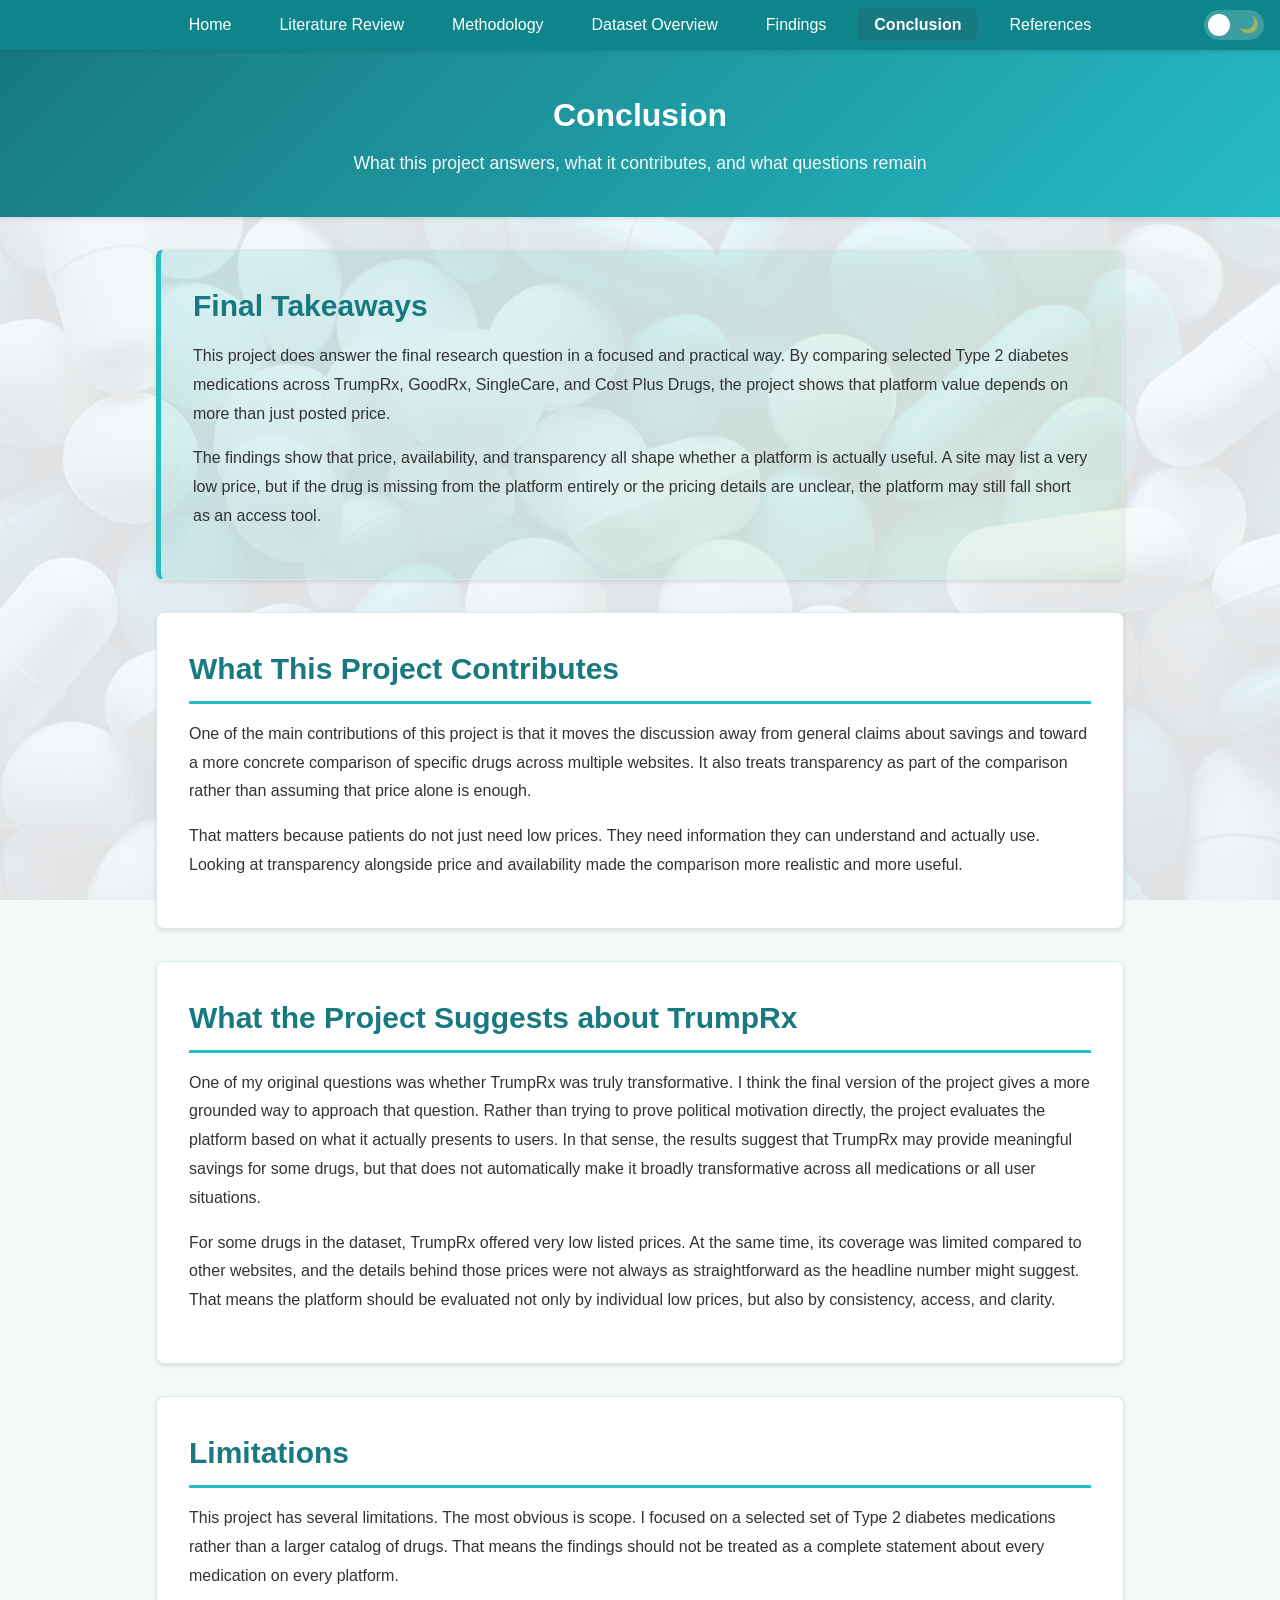
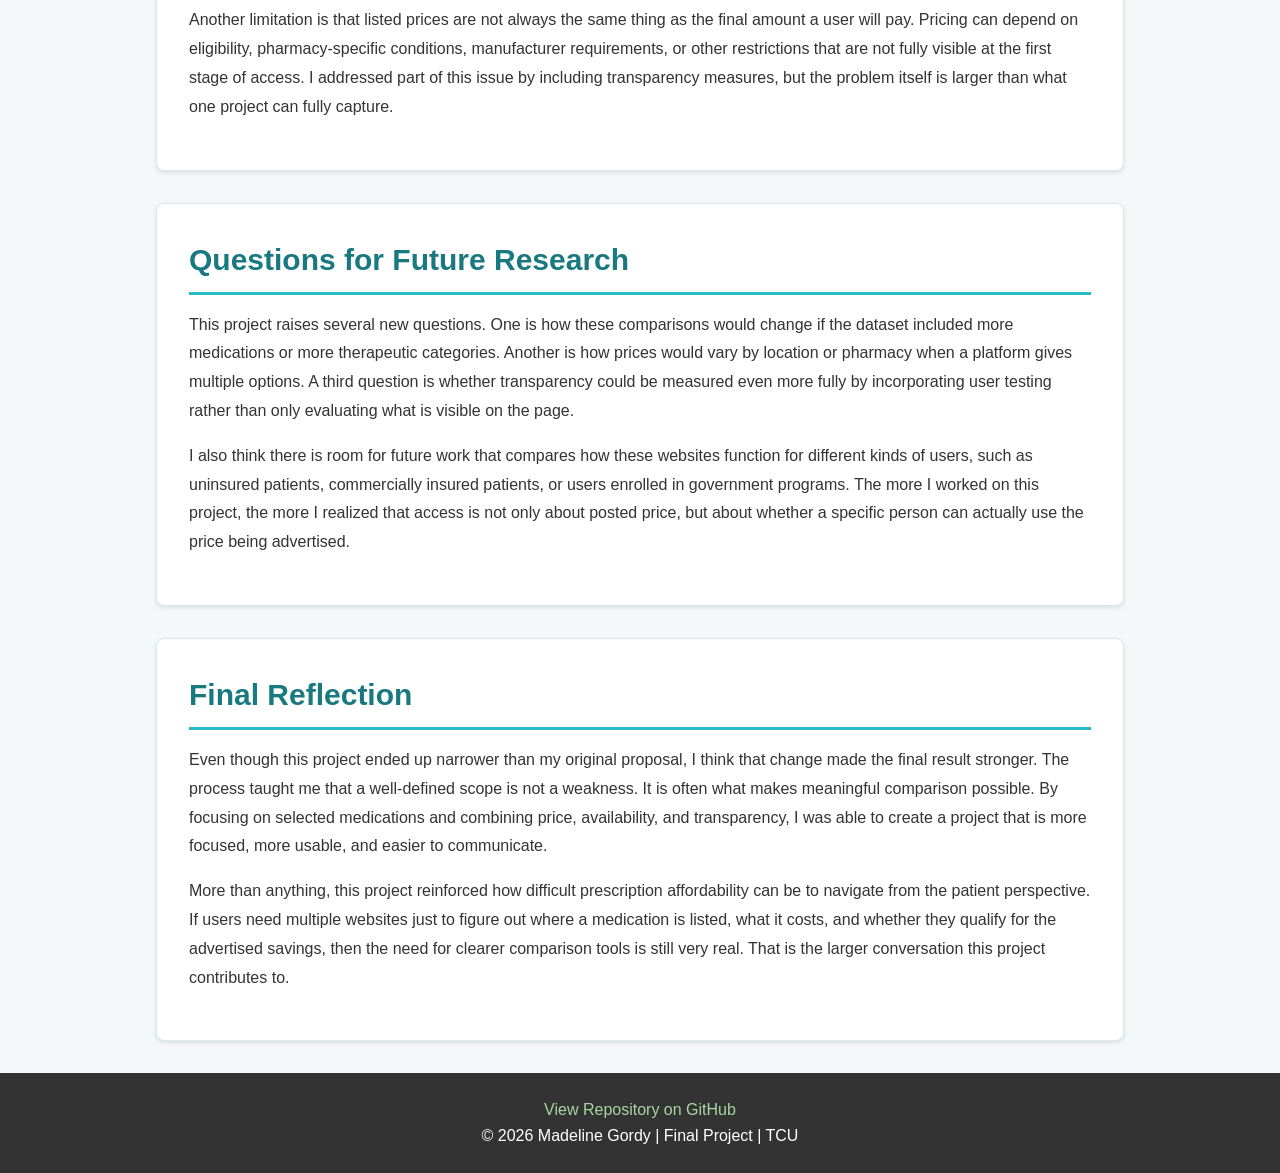
<file: pages/conclusion.html>
<!DOCTYPE html>
<html lang="en">
<head>
    <!-- Basic page setup -->
    <meta charset="UTF-8">
    <meta name="viewport" content="width=device-width, initial-scale=1.0">
    <meta name="description" content="Conclusion for prescription drug price comparison project">
    <meta name="author" content="Madeline Gordy">
    <title>Madeline Gordy | Conclusion</title>
    <link rel="stylesheet" href="../css/style.css">
</head>
<body>

    <!-- Navigation -->
    <nav>
        <button class="hamburger" id="hamburger" aria-label="Toggle menu" aria-expanded="false">
            <span class="hamburger-line"></span>
            <span class="hamburger-line"></span>
            <span class="hamburger-line"></span>
        </button>

        <ul id="nav-menu">
            <li><a href="../index.html">Home</a></li>
            <li><a href="literature.html">Literature Review</a></li>
            <li><a href="method.html">Methodology</a></li>
            <li><a href="overview.html">Dataset Overview</a></li>
            <li><a href="findings.html">Findings</a></li>
            <li><a href="conclusion.html" class="active">Conclusion</a></li>
            <li><a href="references.html">References</a></li>

            <li class="theme-toggle-wrapper">
                <label class="theme-toggle" for="theme-switch" aria-label="Toggle dark mode">
                    <input type="checkbox" id="theme-switch" />
                    <span class="slider">
                        <span class="icon sun">☀️</span>
                        <span class="icon moon">🌙</span>
                    </span>
                </label>
            </li>
        </ul>
    </nav>

    <!-- Header -->
    <header>
        <h1>Conclusion</h1>
        <p>What this project answers, what it contributes, and what questions remain</p>
    </header>

    <main>

        <!-- Opening -->
        <section class="hero-card">
            <h2>Final Takeaways</h2>
            <p>
                This project does answer the final research question in a focused and practical way. By comparing selected Type 2 diabetes medications across TrumpRx, GoodRx, SingleCare, and Cost Plus Drugs, the project shows that platform value depends on more than just posted price.
            </p>
            <p>
                The findings show that price, availability, and transparency all shape whether a platform is actually useful. A site may list a very low price, but if the drug is missing from the platform entirely or the pricing details are unclear, the platform may still fall short as an access tool.
            </p>
        </section>

        <!-- Contribution -->
        <section>
            <h2>What This Project Contributes</h2>
            <p>
                One of the main contributions of this project is that it moves the discussion away from general claims about savings and toward a more concrete comparison of specific drugs across multiple websites. It also treats transparency as part of the comparison rather than assuming that price alone is enough.
            </p>
            <p>
                That matters because patients do not just need low prices. They need information they can understand and actually use. Looking at transparency alongside price and availability made the comparison more realistic and more useful.
            </p>
        </section>

        <!-- TrumpRx -->
        <section>
            <h2>What the Project Suggests about TrumpRx</h2>
            <p>
                One of my original questions was whether TrumpRx was truly transformative. I think the final version of the project gives a more grounded way to approach that question. Rather than trying to prove political motivation directly, the project evaluates the platform based on what it actually presents to users. In that sense, the results suggest that TrumpRx may provide meaningful savings for some drugs, but that does not automatically make it broadly transformative across all medications or all user situations.
            </p>
            <p>
                For some drugs in the dataset, TrumpRx offered very low listed prices. At the same time, its coverage was limited compared to other websites, and the details behind those prices were not always as straightforward as the headline number might suggest. That means the platform should be evaluated not only by individual low prices, but also by consistency, access, and clarity.
            </p>
        </section>

        <!-- Limitations -->
        <section>
            <h2>Limitations</h2>
            <p>
                This project has several limitations. The most obvious is scope. I focused on a selected set of Type 2 diabetes medications rather than a larger catalog of drugs. That means the findings should not be treated as a complete statement about every medication on every platform.
            </p>
            <p>
                Another limitation is that listed prices are not always the same thing as the final amount a user will pay. Pricing can depend on eligibility, pharmacy-specific conditions, manufacturer requirements, or other restrictions that are not fully visible at the first stage of access. I addressed part of this issue by including transparency measures, but the problem itself is larger than what one project can fully capture.
            </p>
        </section>

        <!-- Future -->
        <section>
            <h2>Questions for Future Research</h2>
            <p>
                This project raises several new questions. One is how these comparisons would change if the dataset included more medications or more therapeutic categories. Another is how prices would vary by location or pharmacy when a platform gives multiple options. A third question is whether transparency could be measured even more fully by incorporating user testing rather than only evaluating what is visible on the page.
            </p>
            <p>
                I also think there is room for future work that compares how these websites function for different kinds of users, such as uninsured patients, commercially insured patients, or users enrolled in government programs. The more I worked on this project, the more I realized that access is not only about posted price, but about whether a specific person can actually use the price being advertised.
            </p>
        </section>

        <!-- Reflection -->
        <section>
            <h2>Final Reflection</h2>
            <p>
                Even though this project ended up narrower than my original proposal, I think that change made the final result stronger. The process taught me that a well-defined scope is not a weakness. It is often what makes meaningful comparison possible. By focusing on selected medications and combining price, availability, and transparency, I was able to create a project that is more focused, more usable, and easier to communicate.
            </p>
            <p>
                More than anything, this project reinforced how difficult prescription affordability can be to navigate from the patient perspective. If users need multiple websites just to figure out where a medication is listed, what it costs, and whether they qualify for the advertised savings, then the need for clearer comparison tools is still very real. That is the larger conversation this project contributes to.
            </p>
        </section>

    </main>

    <!-- Footer -->
    <footer>
        <p><a href="https://github.com/mads7984/DCDA40833-final-project">View Repository on GitHub</a></p>
        <p>&copy; 2026 Madeline Gordy | Final Project | TCU</p>
    </footer>

    <script src="../js/navigation.js"></script>
</body>
</html>
</file>
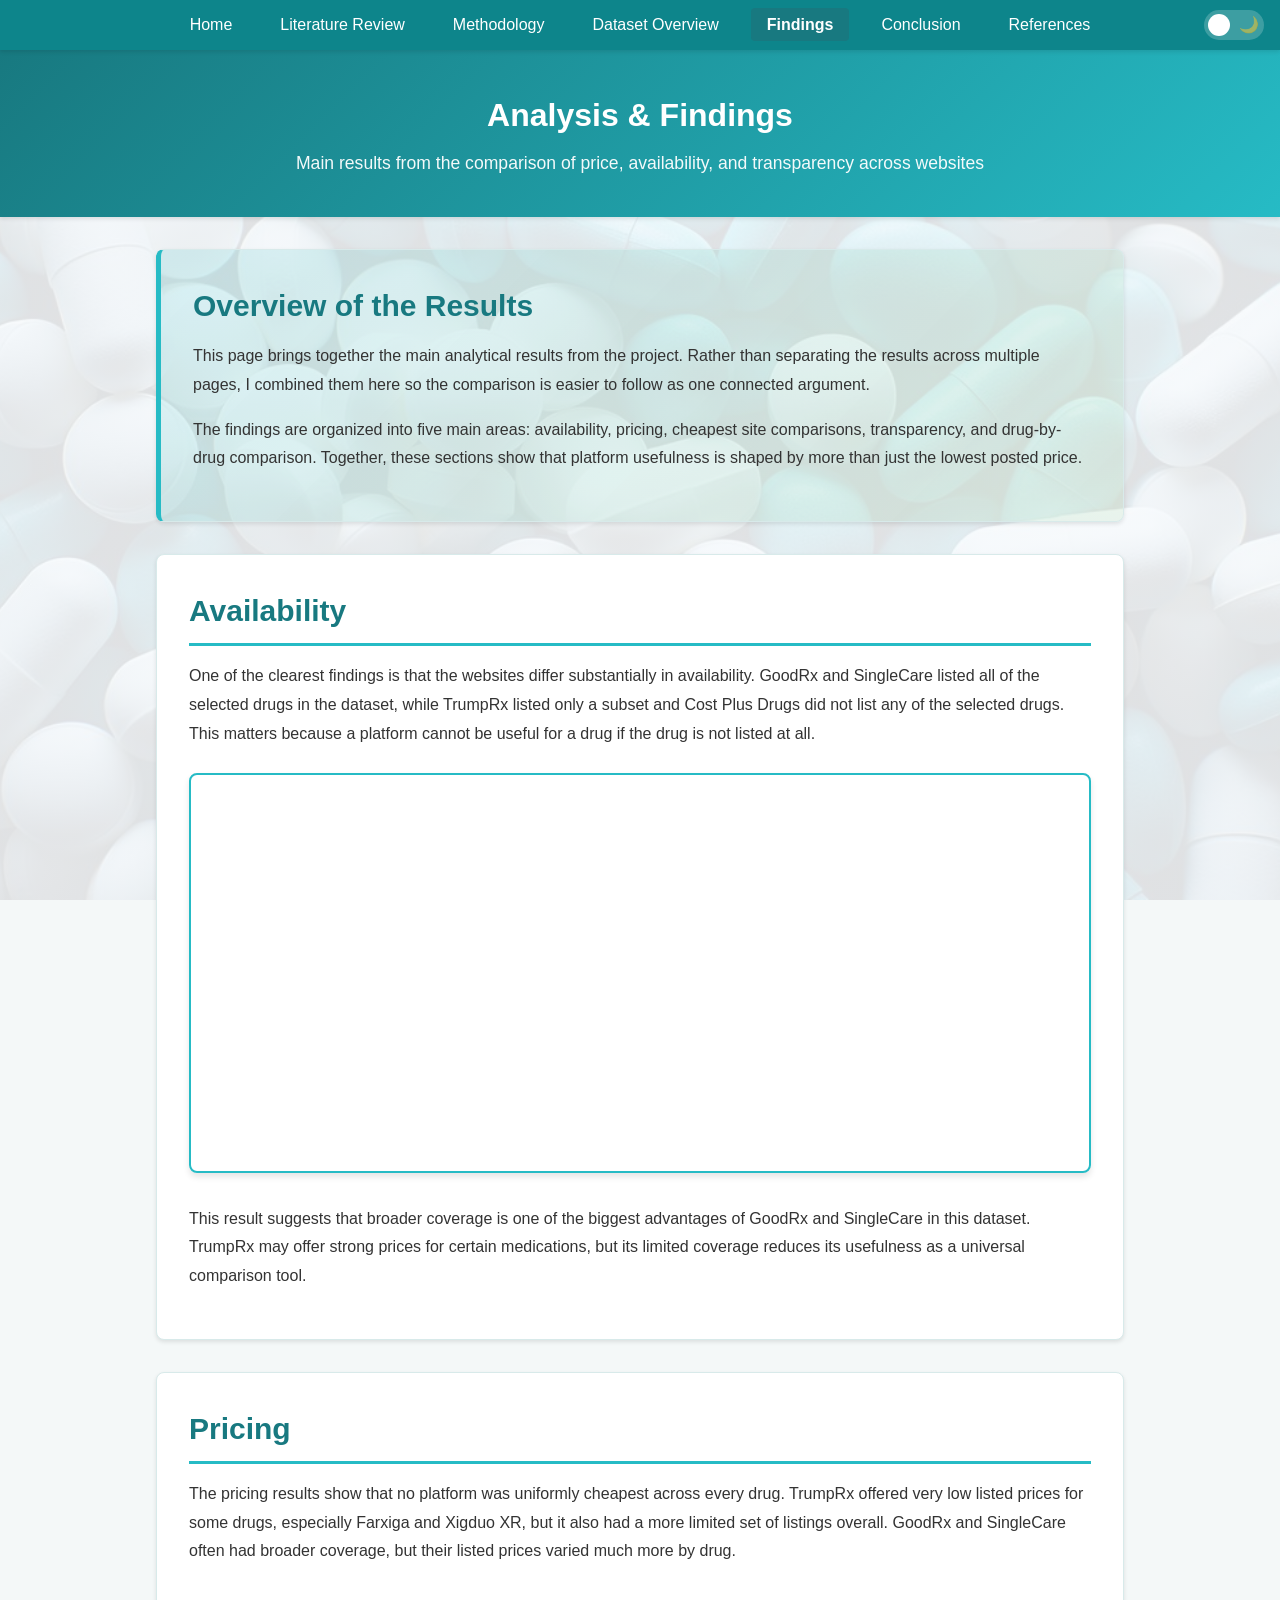
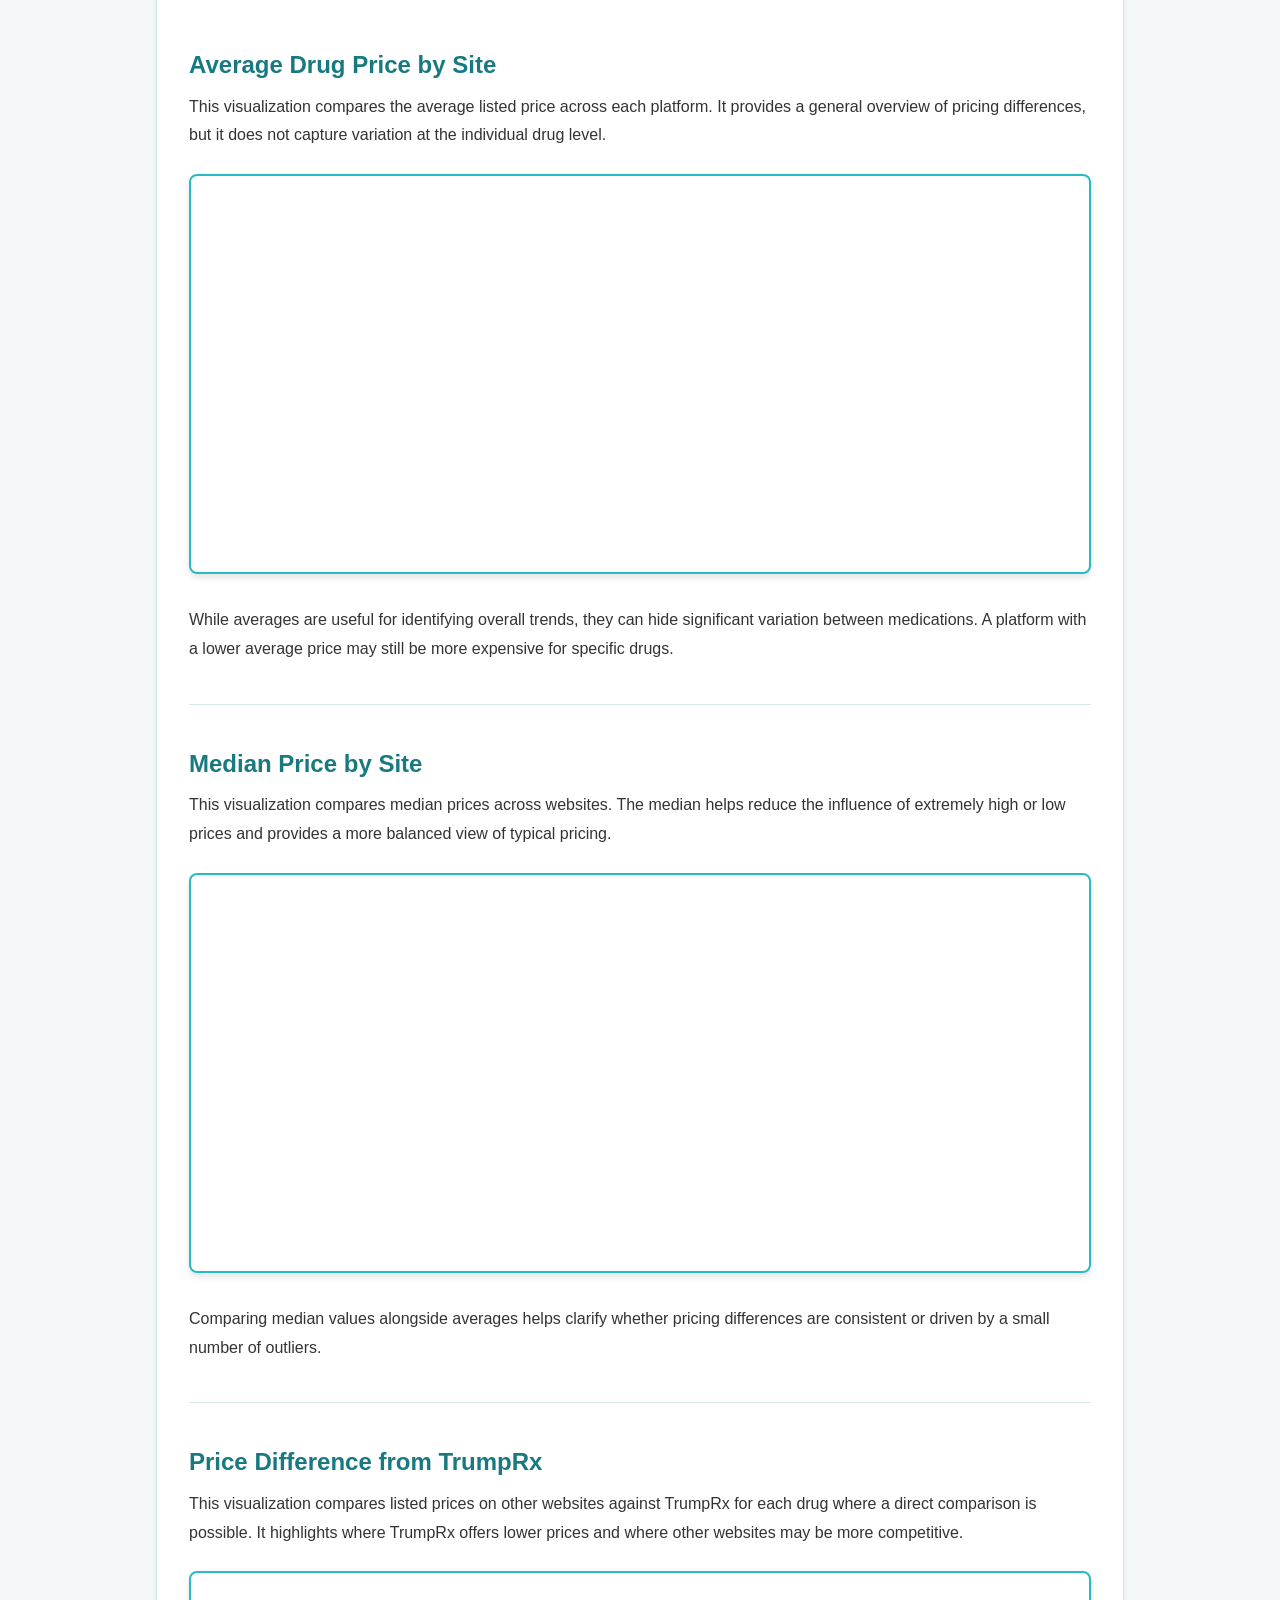
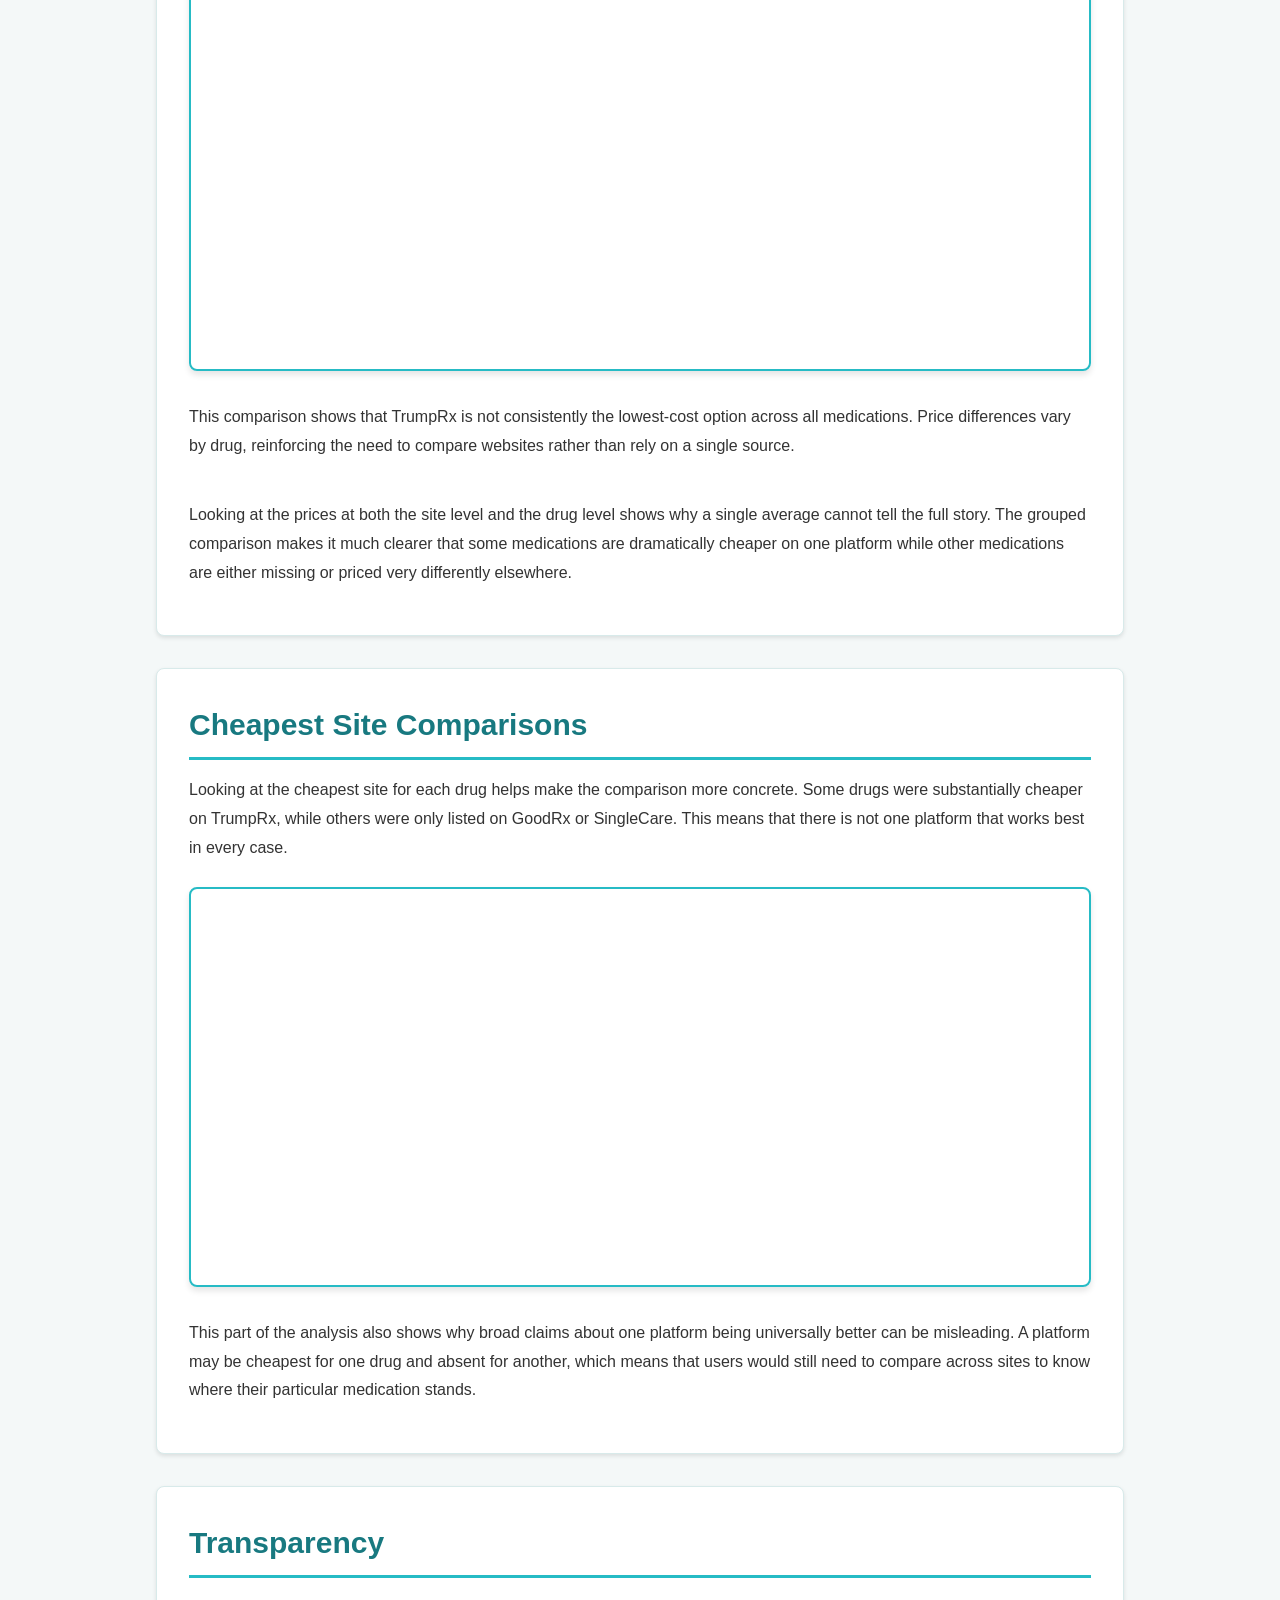
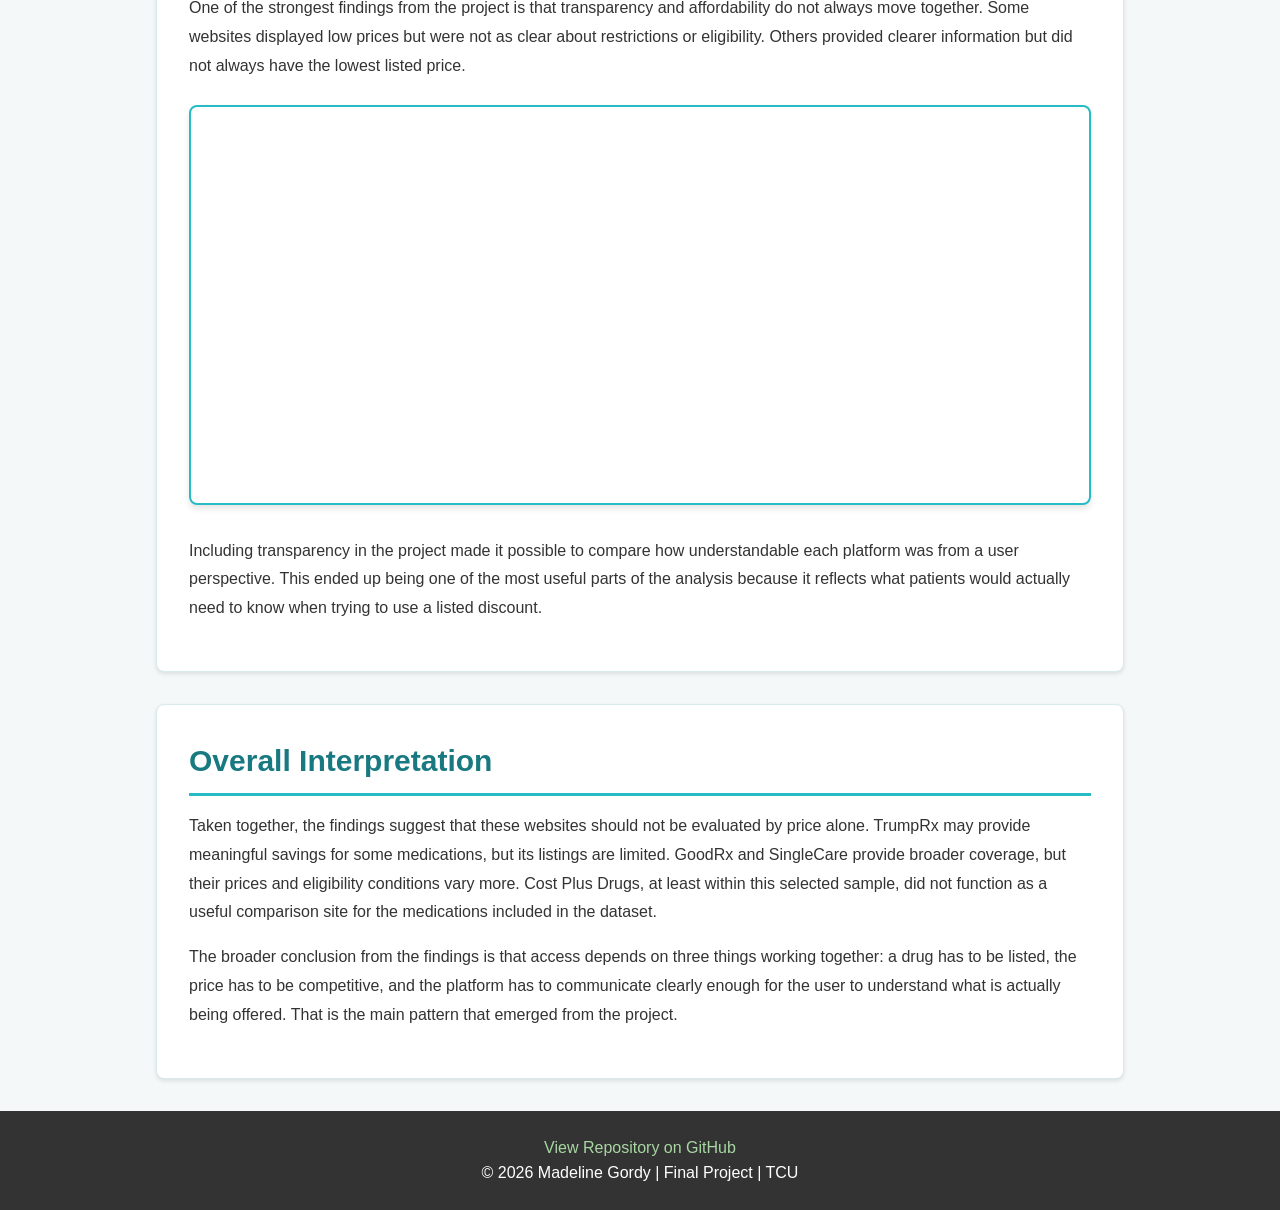
<file: pages/findings.html>
<!DOCTYPE html>
<html lang="en">
<head>
    <!-- Basic page setup -->
    <meta charset="UTF-8">
    <meta name="viewport" content="width=device-width, initial-scale=1.0">
    <meta name="description" content="Findings page for prescription drug price comparison project">
    <meta name="author" content="Madeline Gordy">
    <title>Madeline Gordy | Findings</title>
    <link rel="stylesheet" href="../css/style.css">
</head>
<body>

    <!-- Navigation -->
    <nav>
        <button class="hamburger" id="hamburger" aria-label="Toggle menu" aria-expanded="false">
            <span class="hamburger-line"></span>
            <span class="hamburger-line"></span>
            <span class="hamburger-line"></span>
        </button>

        <ul id="nav-menu">
            <li><a href="../index.html">Home</a></li>
            <li><a href="literature.html">Literature Review</a></li>
            <li><a href="method.html">Methodology</a></li>
            <li><a href="overview.html">Dataset Overview</a></li>
            <li><a href="findings.html" class="active">Findings</a></li>
            <li><a href="conclusion.html">Conclusion</a></li>
            <li><a href="references.html">References</a></li>

            <li class="theme-toggle-wrapper">
                <label class="theme-toggle" for="theme-switch" aria-label="Toggle dark mode">
                    <input type="checkbox" id="theme-switch" />
                    <span class="slider">
                        <span class="icon sun">☀️</span>
                        <span class="icon moon">🌙</span>
                    </span>
                </label>
            </li>
        </ul>
    </nav>

    <!-- Header -->
    <header>
        <h1>Analysis & Findings</h1>
        <p>Main results from the comparison of price, availability, and transparency across websites</p>
    </header>

    <main>

        <!-- Introduction -->
        <section class="hero-card">
            <h2>Overview of the Results</h2>
            <p>
                This page brings together the main analytical results from the project. Rather than separating the results across
                multiple pages, I combined them here so the comparison is easier to follow as one connected argument.
            </p>
            <p>
                The findings are organized into five main areas: availability, pricing, cheapest site comparisons, transparency, and drug-by-drug comparison. Together, these sections show that platform usefulness is shaped by more than just the lowest posted price.
            </p>
        </section>

        <!-- Availability -->
        <section>
            <h2>Availability</h2>
            <p>
                One of the clearest findings is that the  websites differ substantially in availability. GoodRx and SingleCare listed all of the selected drugs in the dataset, while TrumpRx listed only a subset and Cost Plus Drugs did not list any of the selected drugs. This matters because a platform cannot be useful for a drug if the drug is not listed at all.
            </p>
            <div class="embed-container">
                <div class='tableauPlaceholder' id='viz1777157208219' style='position: relative'><noscript><a href='#'><img alt=' ' src='https:&#47;&#47;public.tableau.com&#47;static&#47;images&#47;Dr&#47;DrugCouponSiteComparison&#47;AvailabilitybySite&#47;1_rss.png' style='border: none' /></a></noscript><object class='tableauViz'  style='display:none;'><param name='host_url' value='https%3A%2F%2Fpublic.tableau.com%2F' /> <param name='embed_code_version' value='3' /> <param name='site_root' value='' /><param name='name' value='DrugCouponSiteComparison&#47;AvailabilitybySite' /><param name='tabs' value='no' /><param name='toolbar' value='yes' /><param name='static_image' value='https:&#47;&#47;public.tableau.com&#47;static&#47;images&#47;Dr&#47;DrugCouponSiteComparison&#47;AvailabilitybySite&#47;1.png' /> <param name='animate_transition' value='yes' /><param name='display_static_image' value='yes' /><param name='display_spinner' value='yes' /><param name='display_overlay' value='yes' /><param name='display_count' value='yes' /><param name='language' value='en-US' /></object></div>                <script type='text/javascript'>                    var divElement = document.getElementById('viz1777157208219');                    var vizElement = divElement.getElementsByTagName('object')[0];                    vizElement.style.width='100%';vizElement.style.height=(divElement.offsetWidth*0.75)+'px';                    var scriptElement = document.createElement('script');                    scriptElement.src = 'https://public.tableau.com/javascripts/api/viz_v1.js';                    vizElement.parentNode.insertBefore(scriptElement, vizElement);                </script>
            </div>
            <p>
                This result suggests that broader coverage is one of the biggest advantages of GoodRx and SingleCare in this dataset. TrumpRx may offer strong prices for certain medications, but its limited coverage reduces its usefulness as a universal comparison tool.
            </p>
        </section>

        <!-- Pricing -->
        <section>
            <h2>Pricing</h2>
            <p>
                The pricing results show that no platform was uniformly cheapest across every drug. TrumpRx offered very low listed prices for some drugs, especially Farxiga and Xigduo XR, but it also had a more limited set of listings overall. GoodRx and SingleCare often had broader coverage, but their listed prices varied much more by drug.
            </p>
            <div class="tableau-section">
                <h3>Average Drug Price by Site</h3>

                <p>
                    This visualization compares the average listed price across each platform. 
                    It provides a general overview of pricing differences, but it does not capture variation at the individual drug level.
                </p>

                <div class="embed-container">
                    <div class='tableauPlaceholder' id='viz1777157301880' style='position: relative'><noscript><a href='#'><img alt=' ' src='https:&#47;&#47;public.tableau.com&#47;static&#47;images&#47;Dr&#47;DrugCouponSiteComparison&#47;AverageDrugPricebySite&#47;1_rss.png' style='border: none' /></a></noscript><object class='tableauViz'  style='display:none;'><param name='host_url' value='https%3A%2F%2Fpublic.tableau.com%2F' /> <param name='embed_code_version' value='3' /> <param name='site_root' value='' /><param name='name' value='DrugCouponSiteComparison&#47;AverageDrugPricebySite' /><param name='tabs' value='no' /><param name='toolbar' value='yes' /><param name='static_image' value='https:&#47;&#47;public.tableau.com&#47;static&#47;images&#47;Dr&#47;DrugCouponSiteComparison&#47;AverageDrugPricebySite&#47;1.png' /> <param name='animate_transition' value='yes' /><param name='display_static_image' value='yes' /><param name='display_spinner' value='yes' /><param name='display_overlay' value='yes' /><param name='display_count' value='yes' /><param name='language' value='en-US' /></object></div>                <script type='text/javascript'>                    var divElement = document.getElementById('viz1777157301880');                    var vizElement = divElement.getElementsByTagName('object')[0];                    vizElement.style.width='100%';vizElement.style.height=(divElement.offsetWidth*0.75)+'px';                    var scriptElement = document.createElement('script');                    scriptElement.src = 'https://public.tableau.com/javascripts/api/viz_v1.js';                    vizElement.parentNode.insertBefore(scriptElement, vizElement);                </script>
                </div>

                <p>
                    While averages are useful for identifying overall trends, they can hide significant variation between medications. 
                    A platform with a lower average price may still be more expensive for specific drugs.
                </p>
            </div>

            <div class="tableau-section">
                <h3>Median Price by Site</h3>

                <p>
                    This visualization compares median prices across websites. 
                    The median helps reduce the influence of extremely high or low prices and provides a more balanced view of typical pricing.
                </p>

                <div class="embed-container">
                    <div class='tableauPlaceholder' id='viz1777157331820' style='position: relative'><noscript><a href='#'><img alt=' ' src='https:&#47;&#47;public.tableau.com&#47;static&#47;images&#47;Dr&#47;DrugCouponSiteComparison&#47;MedianPricebySite&#47;1_rss.png' style='border: none' /></a></noscript><object class='tableauViz'  style='display:none;'><param name='host_url' value='https%3A%2F%2Fpublic.tableau.com%2F' /> <param name='embed_code_version' value='3' /> <param name='site_root' value='' /><param name='name' value='DrugCouponSiteComparison&#47;MedianPricebySite' /><param name='tabs' value='no' /><param name='toolbar' value='yes' /><param name='static_image' value='https:&#47;&#47;public.tableau.com&#47;static&#47;images&#47;Dr&#47;DrugCouponSiteComparison&#47;MedianPricebySite&#47;1.png' /> <param name='animate_transition' value='yes' /><param name='display_static_image' value='yes' /><param name='display_spinner' value='yes' /><param name='display_overlay' value='yes' /><param name='display_count' value='yes' /><param name='language' value='en-US' /></object></div>                <script type='text/javascript'>                    var divElement = document.getElementById('viz1777157331820');                    var vizElement = divElement.getElementsByTagName('object')[0];                    vizElement.style.width='100%';vizElement.style.height=(divElement.offsetWidth*0.75)+'px';                    var scriptElement = document.createElement('script');                    scriptElement.src = 'https://public.tableau.com/javascripts/api/viz_v1.js';                    vizElement.parentNode.insertBefore(scriptElement, vizElement);                </script>
                </div>

                <p>
                    Comparing median values alongside averages helps clarify whether pricing differences are consistent or driven by a small number of outliers.
                </p>
            </div>

            <div class="tableau-section">
                <h3>Price Difference from TrumpRx</h3>

                <p>
                    This visualization compares listed prices on other websites against TrumpRx for each drug where a direct comparison is possible.
                    It highlights where TrumpRx offers lower prices and where other websites may be more competitive.
                </p>

                <div class="embed-container">
                    <div class='tableauPlaceholder' id='viz1777157505366' style='position: relative'><noscript><a href='#'><img alt=' ' src='https:&#47;&#47;public.tableau.com&#47;static&#47;images&#47;Dr&#47;DrugCouponSiteComparison&#47;PriceDifferencefromTrumpRxbyDrugandSite&#47;1_rss.png' style='border: none' /></a></noscript><object class='tableauViz'  style='display:none;'><param name='host_url' value='https%3A%2F%2Fpublic.tableau.com%2F' /> <param name='embed_code_version' value='3' /> <param name='site_root' value='' /><param name='name' value='DrugCouponSiteComparison&#47;PriceDifferencefromTrumpRxbyDrugandSite' /><param name='tabs' value='no' /><param name='toolbar' value='yes' /><param name='static_image' value='https:&#47;&#47;public.tableau.com&#47;static&#47;images&#47;Dr&#47;DrugCouponSiteComparison&#47;PriceDifferencefromTrumpRxbyDrugandSite&#47;1.png' /> <param name='animate_transition' value='yes' /><param name='display_static_image' value='yes' /><param name='display_spinner' value='yes' /><param name='display_overlay' value='yes' /><param name='display_count' value='yes' /><param name='language' value='en-US' /></object></div>                <script type='text/javascript'>                    var divElement = document.getElementById('viz1777157505366');                    var vizElement = divElement.getElementsByTagName('object')[0];                    vizElement.style.width='100%';vizElement.style.height=(divElement.offsetWidth*0.75)+'px';                    var scriptElement = document.createElement('script');                    scriptElement.src = 'https://public.tableau.com/javascripts/api/viz_v1.js';                    vizElement.parentNode.insertBefore(scriptElement, vizElement);                </script>
                </div>

                <p>
                    This comparison shows that TrumpRx is not consistently the lowest-cost option across all medications. 
                    Price differences vary by drug, reinforcing the need to compare websites rather than rely on a single source.
                </p>
            </div>

            <p>
                Looking at the prices at both the site level and the drug level shows why a single average cannot tell the full story. The grouped comparison makes it much clearer that some medications are dramatically cheaper on one platform while other medications are either missing or priced very differently elsewhere.
            </p>
        </section>

        <!-- Cheapest -->
        <section>
            <h2>Cheapest Site Comparisons</h2>
            <p>
                Looking at the cheapest site for each drug helps make the comparison more concrete. Some drugs were substantially cheaper on TrumpRx, while others were only listed on GoodRx or SingleCare. This means that there is not one platform that works best in every case.
            </p>
            <div class="embed-container">
                <div class='tableauPlaceholder' id='viz1777157408817' style='position: relative'><noscript><a href='#'><img alt=' ' src='https:&#47;&#47;public.tableau.com&#47;static&#47;images&#47;Dr&#47;DrugCouponSiteComparison&#47;CheapestSitebyDrug&#47;1_rss.png' style='border: none' /></a></noscript><object class='tableauViz'  style='display:none;'><param name='host_url' value='https%3A%2F%2Fpublic.tableau.com%2F' /> <param name='embed_code_version' value='3' /> <param name='site_root' value='' /><param name='name' value='DrugCouponSiteComparison&#47;CheapestSitebyDrug' /><param name='tabs' value='no' /><param name='toolbar' value='yes' /><param name='static_image' value='https:&#47;&#47;public.tableau.com&#47;static&#47;images&#47;Dr&#47;DrugCouponSiteComparison&#47;CheapestSitebyDrug&#47;1.png' /> <param name='animate_transition' value='yes' /><param name='display_static_image' value='yes' /><param name='display_spinner' value='yes' /><param name='display_overlay' value='yes' /><param name='display_count' value='yes' /><param name='language' value='en-US' /></object></div>                <script type='text/javascript'>                    var divElement = document.getElementById('viz1777157408817');                    var vizElement = divElement.getElementsByTagName('object')[0];                    vizElement.style.width='100%';vizElement.style.height=(divElement.offsetWidth*0.75)+'px';                    var scriptElement = document.createElement('script');                    scriptElement.src = 'https://public.tableau.com/javascripts/api/viz_v1.js';                    vizElement.parentNode.insertBefore(scriptElement, vizElement);                </script>
            </div>
            <p>
                This part of the analysis also shows why broad claims about one platform being universally better can be misleading. A platform may be cheapest for one drug and absent for another, which means that users would still need to compare across sites to know where their particular medication stands.
            </p>
        </section>

        <!-- Transparency -->
        <section>
            <h2>Transparency</h2>
            <p>
                One of the strongest findings from the project is that transparency and affordability do not always move together. Some websites displayed low prices but were not as clear about restrictions or eligibility. Others provided clearer information but did not always have the lowest listed price.
            </p>
            <div class="embed-container">
                <div class='tableauPlaceholder' id='viz1777157465074' style='position: relative'><noscript><a href='#'><img alt=' ' src='https:&#47;&#47;public.tableau.com&#47;static&#47;images&#47;Dr&#47;DrugCouponSiteComparison&#47;AverageTransparencyScorebySite&#47;1_rss.png' style='border: none' /></a></noscript><object class='tableauViz'  style='display:none;'><param name='host_url' value='https%3A%2F%2Fpublic.tableau.com%2F' /> <param name='embed_code_version' value='3' /> <param name='site_root' value='' /><param name='name' value='DrugCouponSiteComparison&#47;AverageTransparencyScorebySite' /><param name='tabs' value='no' /><param name='toolbar' value='yes' /><param name='static_image' value='https:&#47;&#47;public.tableau.com&#47;static&#47;images&#47;Dr&#47;DrugCouponSiteComparison&#47;AverageTransparencyScorebySite&#47;1.png' /> <param name='animate_transition' value='yes' /><param name='display_static_image' value='yes' /><param name='display_spinner' value='yes' /><param name='display_overlay' value='yes' /><param name='display_count' value='yes' /><param name='language' value='en-US' /></object></div>                <script type='text/javascript'>                    var divElement = document.getElementById('viz1777157465074');                    var vizElement = divElement.getElementsByTagName('object')[0];                    vizElement.style.width='100%';vizElement.style.height=(divElement.offsetWidth*0.75)+'px';                    var scriptElement = document.createElement('script');                    scriptElement.src = 'https://public.tableau.com/javascripts/api/viz_v1.js';                    vizElement.parentNode.insertBefore(scriptElement, vizElement);                </script>
            </div>
            <p>
                Including transparency in the project made it possible to compare how understandable each platform was from a user perspective. This ended up being one of the most useful parts of the analysis because it reflects what patients would actually need to know when trying to use a listed discount.
            </p>
        </section>

        <!-- Overall -->
        <section>
            <h2>Overall Interpretation</h2>
            <p>
                Taken together, the findings suggest that these websites should not be evaluated by price alone. TrumpRx may provide meaningful savings for some medications, but its listings are limited. GoodRx and SingleCare provide broader coverage, but their prices and eligibility conditions vary more. Cost Plus Drugs, at least within this selected sample, did not function as a useful comparison site for the medications included in the dataset.
            </p>
            <p>
                The broader conclusion from the findings is that access depends on three things working together: a drug has to be listed, the price has to be competitive, and the platform has to communicate clearly enough for the user to understand what is actually being offered. That is the main pattern that emerged from the project.
            </p>
        </section>

    </main>

    <!-- Footer -->
    <footer>
        <p><a href="https://github.com/mads7984/DCDA40833-final-project">View Repository on GitHub</a></p>
        <p>&copy; 2026 Madeline Gordy | Final Project | TCU</p>
    </footer>

    <script src="../js/navigation.js"></script>
</body>
</html>
</file>
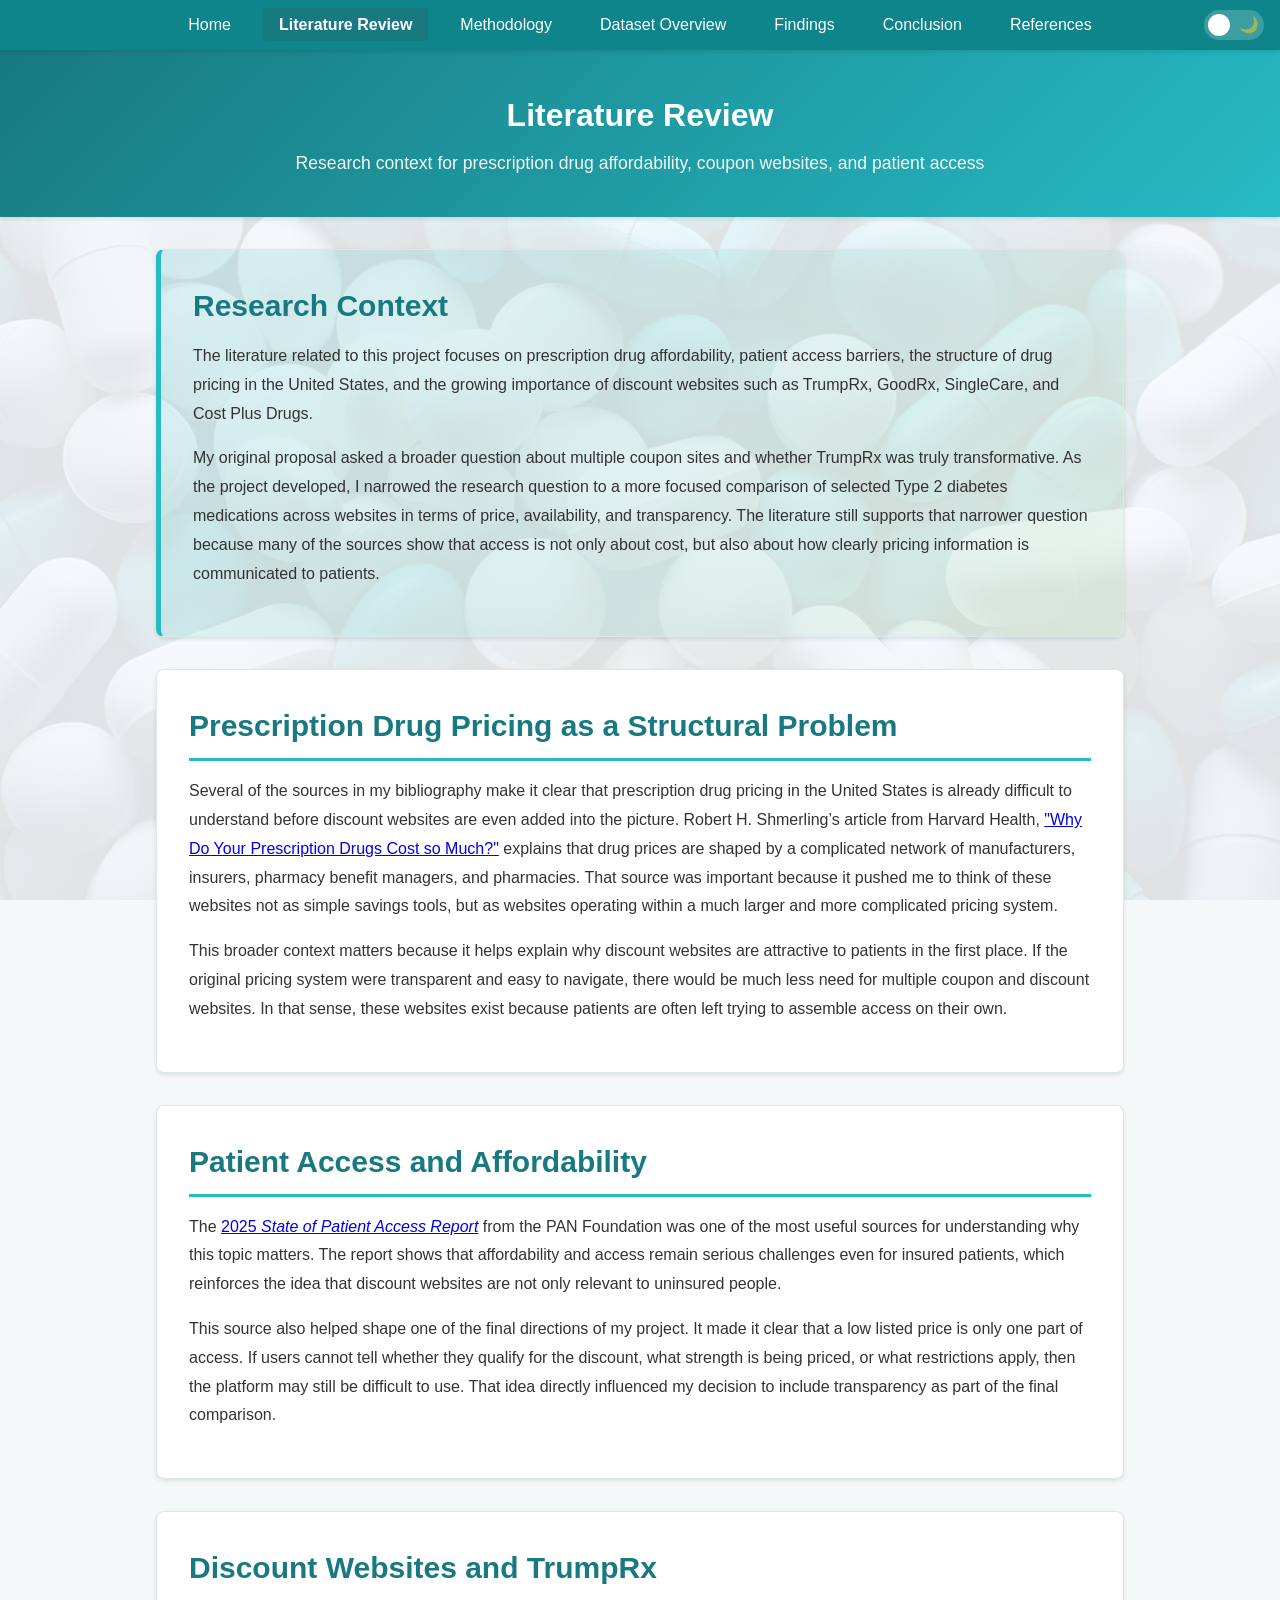
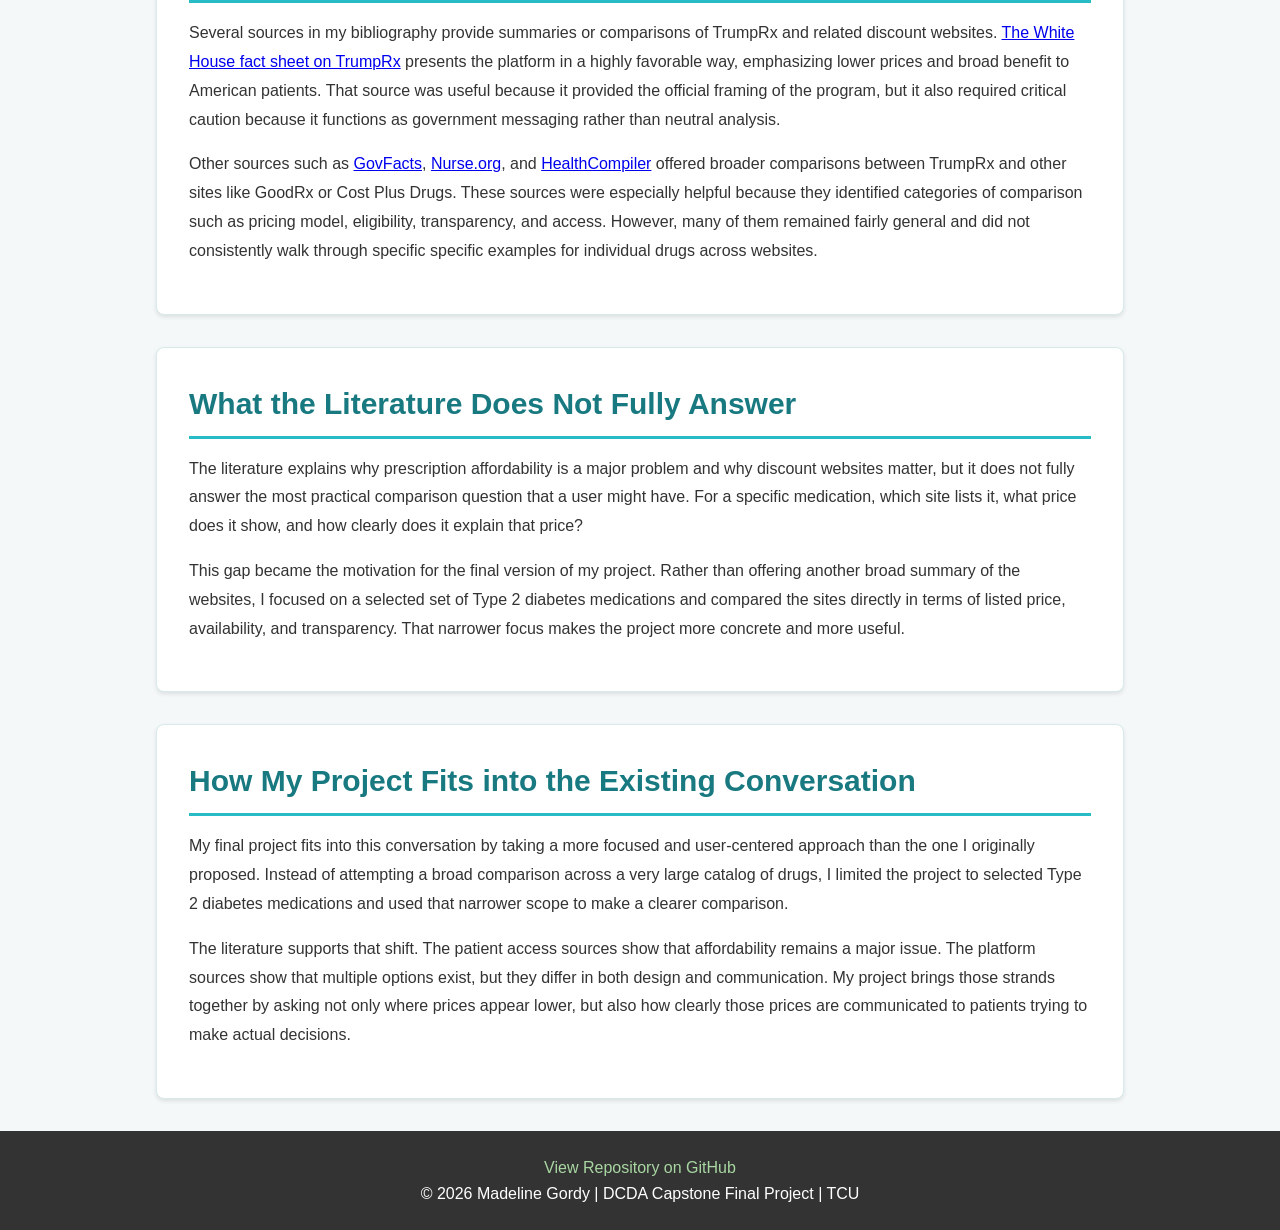
<file: pages/literature.html>
<!DOCTYPE html>
<html lang="en">
<head>
    <!-- Basic page setup -->
    <meta charset="UTF-8">
    <meta name="viewport" content="width=device-width, initial-scale=1.0">
    <meta name="description" content="Literature review for prescription drug price comparison project">
    <meta name="author" content="Madeline Gordy">
    <title>Madeline Gordy | Literature Review</title>
    <link rel="stylesheet" href="../css/style.css">
</head>
<body>

    <!-- Navigation -->
    <!-- I kept the navigation the same across all pages so the project feels unified -->
    <nav>
        <button class="hamburger" id="hamburger" aria-label="Toggle menu" aria-expanded="false">
            <span class="hamburger-line"></span>
            <span class="hamburger-line"></span>
            <span class="hamburger-line"></span>
        </button>

        <ul id="nav-menu">
            <li><a href="../index.html">Home</a></li>
           <li><a href="literature.html" class="active">Literature Review</a></li>
            <li><a href="method.html">Methodology</a></li>
            <li><a href="overview.html">Dataset Overview</a></li>
            <li><a href="findings.html">Findings</a></li>
            <li><a href="conclusion.html">Conclusion</a></li>
            <li><a href="references.html">References</a></li>

            <!-- Dark Mode Toggle -->
            <li class="theme-toggle-wrapper">
                <label class="theme-toggle" for="theme-switch" aria-label="Toggle dark mode">
                    <input type="checkbox" id="theme-switch" />
                    <span class="slider">
                        <span class="icon sun">☀️</span>
                        <span class="icon moon">🌙</span>
                    </span>
                </label>
            </li>
        </ul>
    </nav>

    <!-- Header -->
    <header>
        <h1>Literature Review</h1>
        <p>Research context for prescription drug affordability, coupon websites, and patient access</p>
    </header>

    <main>

        <!-- Introduction -->
        <section class="hero-card">
            <h2>Research Context</h2>
            <p>
                The literature related to this project focuses on prescription drug affordability, patient access barriers, the structure of drug pricing in the United States, and the growing importance of discount websites such as TrumpRx, GoodRx, SingleCare, and Cost Plus Drugs.
            </p>
            <p>
                My original proposal asked a broader question about multiple coupon sites and whether TrumpRx was truly transformative. As the project developed, I narrowed the research question to a more focused comparison of selected Type 2 diabetes medications across websites in terms of price, availability, and transparency. The literature still supports that narrower question because many of the sources show that access is not only about cost, but also about how clearly pricing information is communicated to patients.
            </p>
        </section>

        <!-- Pricing Context -->
        <section>
            <h2>Prescription Drug Pricing as a Structural Problem</h2>
            <p>
                Several of the sources in my bibliography make it clear that prescription drug pricing in the United States is already difficult to understand before discount websites are even added into the picture. Robert H. Shmerling’s article from Harvard Health, <a href="https://www.health.harvard.edu/blog/why-do-your-prescription-drugs-cost-so-much-202401183007" target="_blank">"Why Do Your Prescription Drugs Cost so Much?"</a> explains that drug prices are shaped by a complicated network of manufacturers, insurers, pharmacy benefit managers, and pharmacies. That source was important because it pushed me to think of these websites not as simple savings tools, but as websites operating within a much larger and more complicated pricing system.
            </p>
            <p>
                This broader context matters because it helps explain why discount websites are attractive to patients in the first place. If the original pricing system were transparent and easy to navigate, there would be much less need for multiple coupon and discount websites. In that sense, these websites exist because patients are often left trying to assemble access on their own.
            </p>
        </section>

        <!-- Access -->
        <section>
            <h2>Patient Access and Affordability</h2>
            <p>
                The <a href="https://www.panfoundation.org/state-of-patient-access" target="_blank">2025 <em>State of Patient Access Report</em></a> from the PAN Foundation was one of the most useful sources for understanding why this topic matters. The report shows that affordability and access remain serious challenges even for insured patients, which reinforces the idea that discount websites are not only relevant to uninsured people.
            </p>
            <p>
                This source also helped shape one of the final directions of my project. It made it clear that a low listed price is only one part of access. If users cannot tell whether they qualify for the discount, what strength is being priced, or what restrictions apply, then the platform may still be difficult to use. That idea directly influenced my decision to include transparency as part of the final comparison.
            </p>
        </section>

        <!-- Platform Literature -->
        <section>
            <h2>Discount Websites and TrumpRx</h2>
            <p>
                Several sources in my bibliography provide summaries or comparisons of TrumpRx and related discount websites. <a href="https://www.whitehouse.gov/fact-sheets/2026/02/fact-sheet-president-donald-j-trump-launches-trumprx-gov-to-bring-lower-drug-prices-to-american-patients/" target="_blank">The White House fact sheet on TrumpRx</a> presents the platform in a highly favorable way, emphasizing lower prices and broad benefit to American patients. That source was useful because it provided the official framing of the program, but it also required critical caution because it functions as government messaging rather than neutral analysis.
            </p>
            <p>
                Other sources such as <a href="https://govfacts.org/health-healthcare/drugs-and-medications/prescription-drug-coverage/" target="_blank">GovFacts</a>, <a href="https://nurse.org/news/trumprx-cost-plus-goodrx-drug-discounts/" target="_blank">Nurse.org</a>, and <a href="https://www.healthcompiler.com/cost-plus-drugs-vs-trumprx-how-to-save-on-prescription-medications-in-2026" target="_blank">HealthCompiler</a> offered broader comparisons between TrumpRx and other sites like GoodRx or Cost Plus Drugs. These sources were especially helpful because they identified categories of comparison such as pricing model, eligibility, transparency, and access. However, many of them remained fairly general and did not consistently walk through specific specific examples for individual drugs across websites.
            </p>
        </section>

        <!-- Gap -->
        <section>
            <h2>What the Literature Does Not Fully Answer</h2>
            <p>
                The literature explains why prescription affordability is a major problem and why discount websites matter, but it does not fully answer the most practical comparison question that a user might have. For a specific medication, which site lists it, what price does it show, and how clearly does it explain that price?
            </p>
            <p>
                This gap became the motivation for the final version of my project. Rather than offering another broad summary of the websites, I focused on a selected set of Type 2 diabetes medications and compared the sites directly in terms of listed price, availability, and transparency. That narrower focus makes the project more concrete and more useful.
            </p>
        </section>

        <!-- Fit -->
        <section>
            <h2>How My Project Fits into the Existing Conversation</h2>
            <p>
                My final project fits into this conversation by taking a more focused and user-centered approach than the one I originally proposed. Instead of attempting a broad comparison across a very large catalog of drugs, I limited the project to selected Type 2 diabetes medications and used that narrower scope to make a clearer comparison.
            </p>
            <p>
                The literature supports that shift. The patient access sources show that affordability remains a major issue. The platform sources show that multiple options exist, but they differ in both design and communication. My project brings those strands together by asking not only where prices appear lower, but also how clearly those prices are communicated to patients trying to make actual decisions.
            </p>
        </section>

    </main>

    <!-- Footer -->
    <footer>
        <p><a href="https://github.com/mads7984/DCDA40833-final-project">View Repository on GitHub</a></p>
        <p>&copy; 2026 Madeline Gordy | DCDA Capstone Final Project | TCU</p>
    </footer>

    <script src="../js/navigation.js"></script>
</body>
</html>
</file>
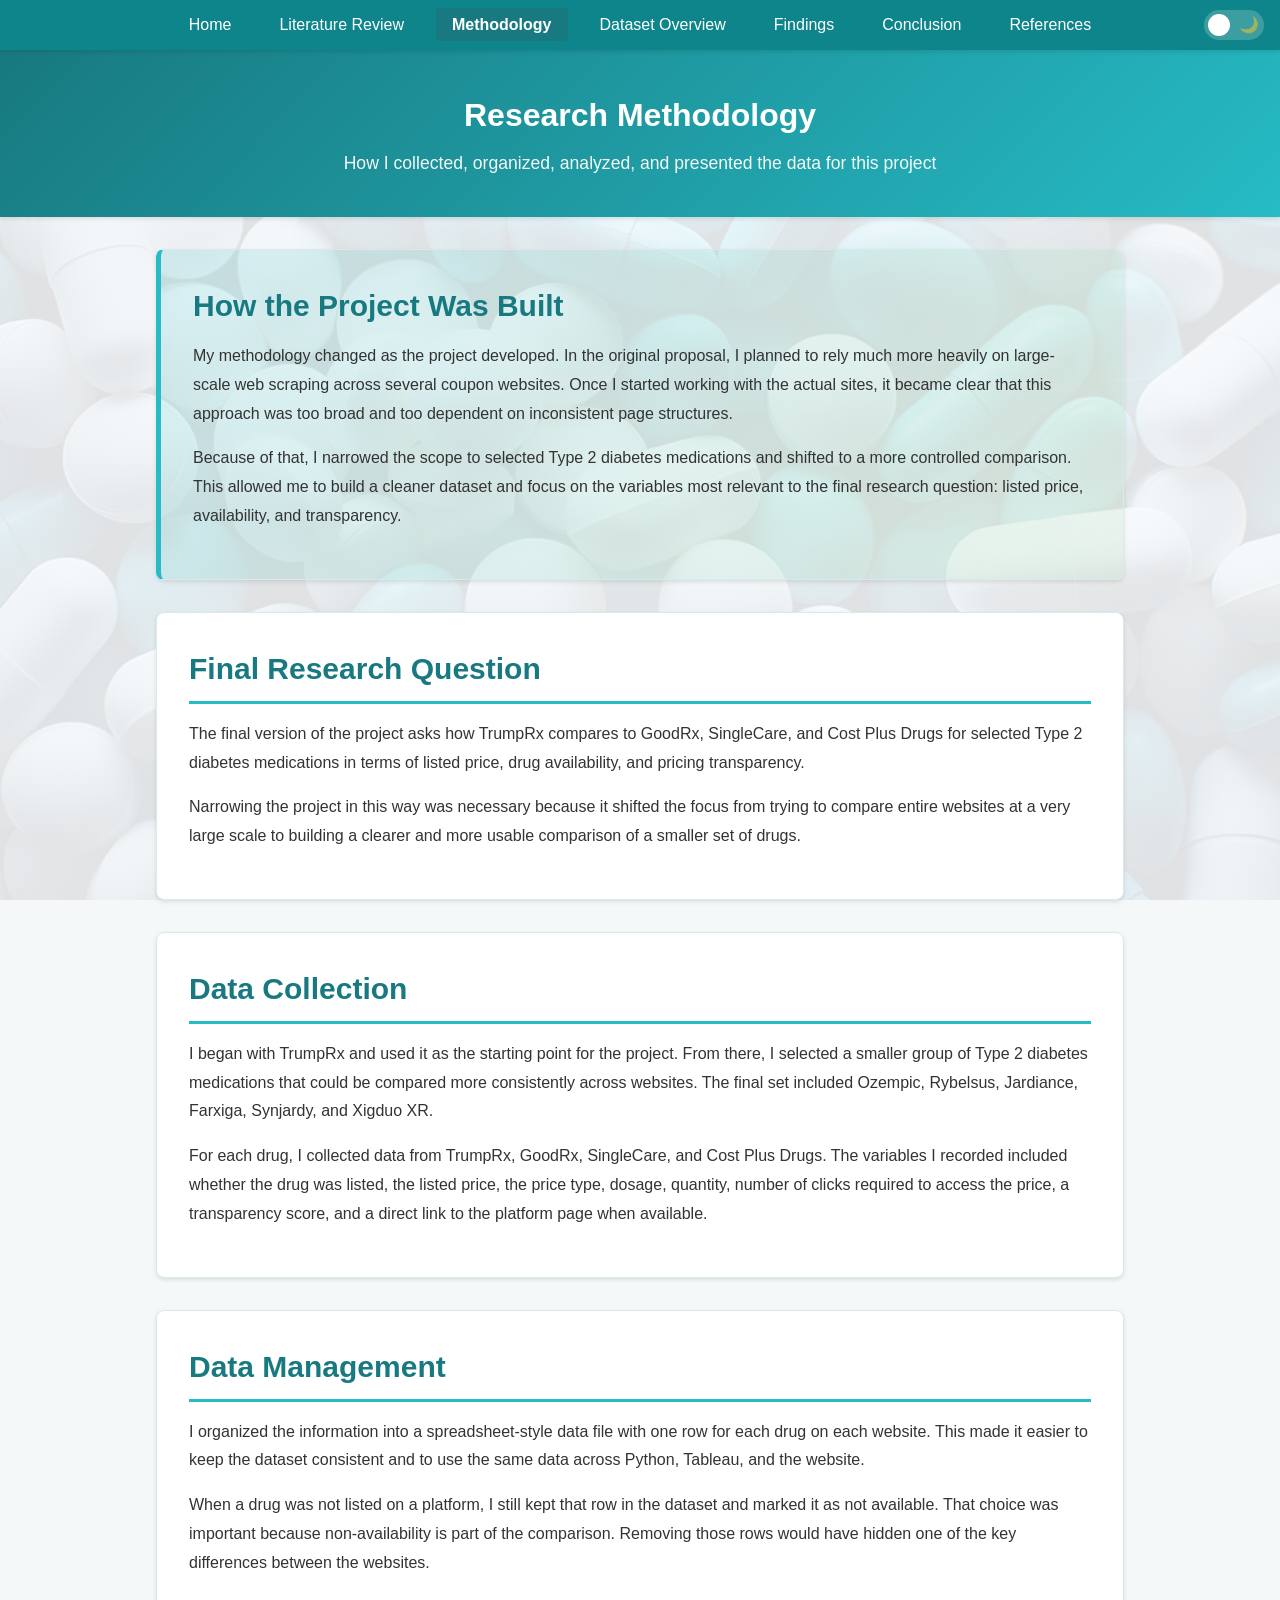
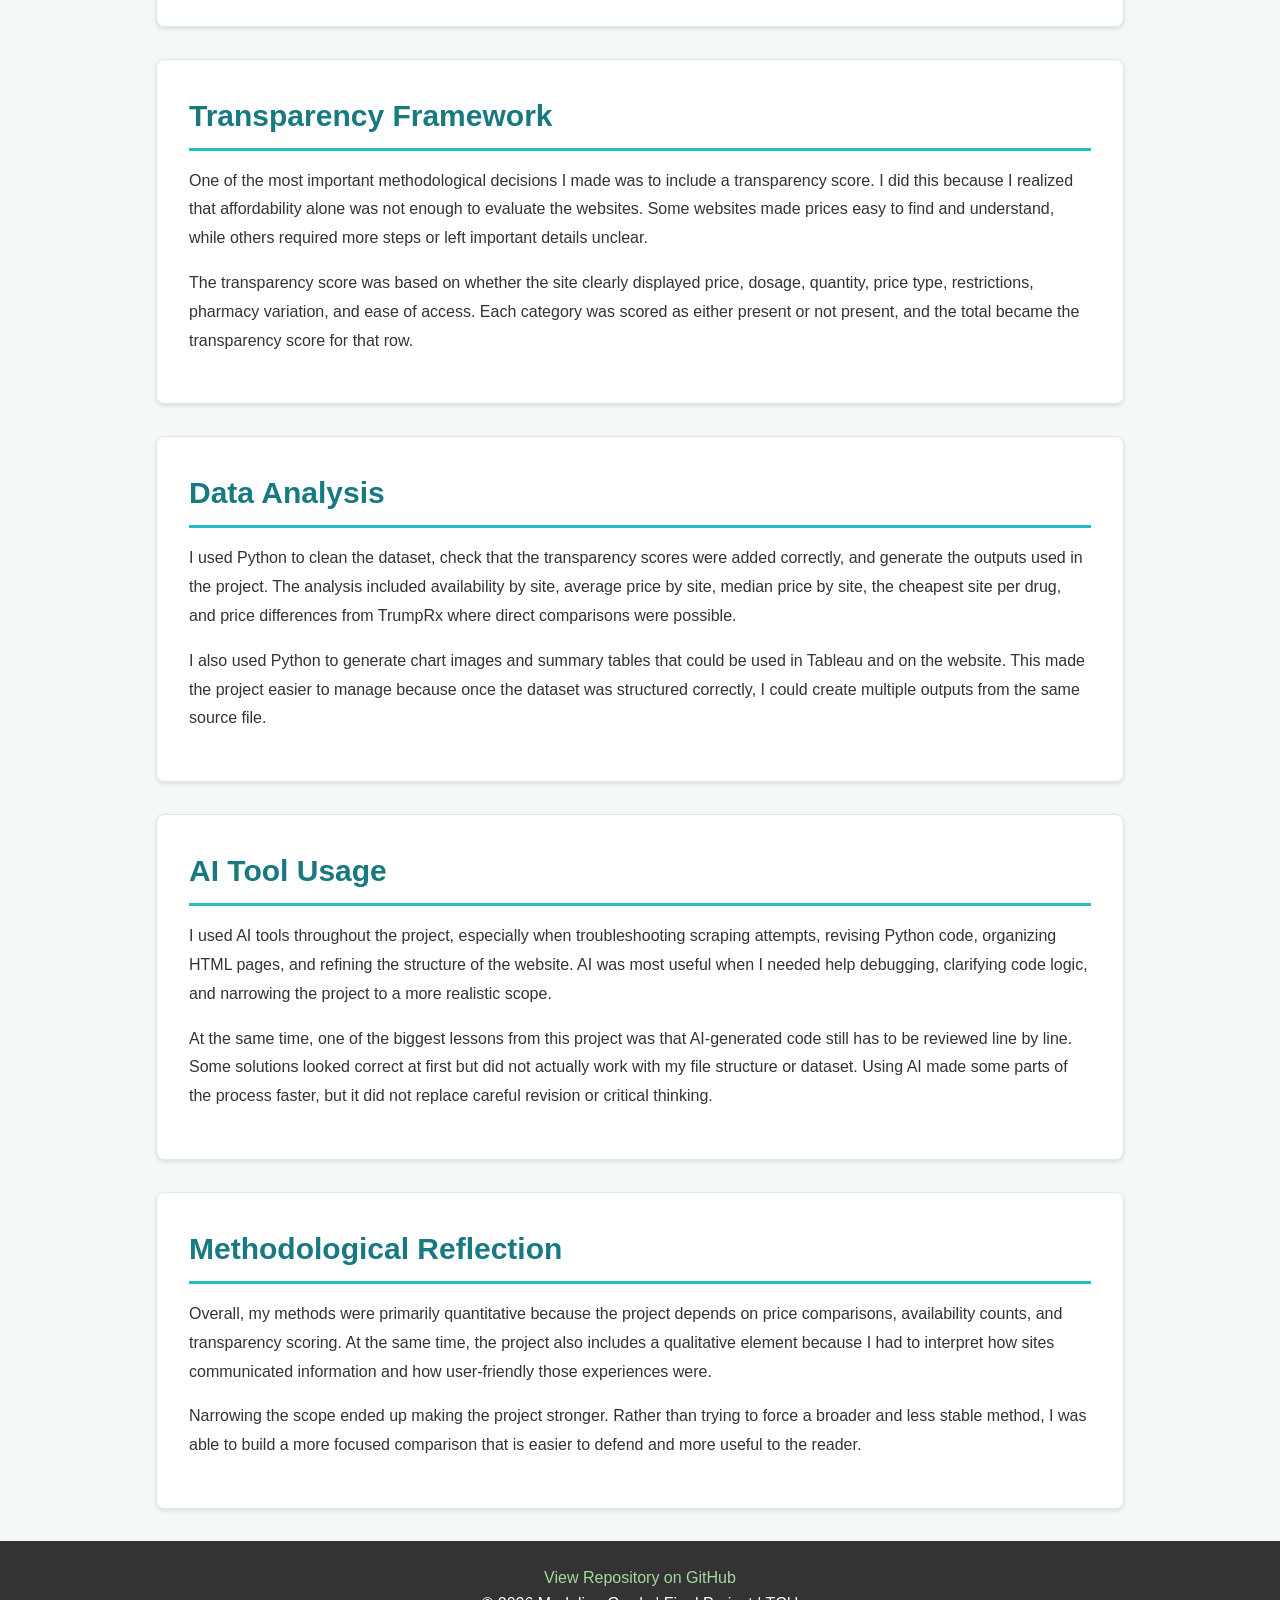
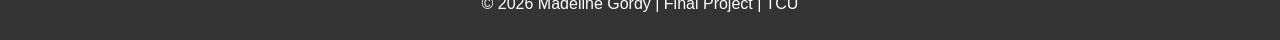
<file: pages/method.html>
<!DOCTYPE html>
<html lang="en">
<head>
    <!-- Basic page setup -->
    <meta charset="UTF-8">
    <meta name="viewport" content="width=device-width, initial-scale=1.0">
    <meta name="description" content="Methodology for prescription drug price comparison project">
    <meta name="author" content="Madeline Gordy">
    <title>Madeline Gordy | Methodology</title>
    <link rel="stylesheet" href="../css/style.css">
</head>
<body>

    <!-- Navigation -->
    <nav>
        <button class="hamburger" id="hamburger" aria-label="Toggle menu" aria-expanded="false">
            <span class="hamburger-line"></span>
            <span class="hamburger-line"></span>
            <span class="hamburger-line"></span>
        </button>

        <ul id="nav-menu">
            <li><a href="../index.html">Home</a></li>
            <li><a href="literature.html">Literature Review</a></li>
            <li><a href="method.html" class="active">Methodology</a></li>
            <li><a href="overview.html">Dataset Overview</a></li>
            <li><a href="findings.html">Findings</a></li>
            <li><a href="conclusion.html">Conclusion</a></li>
            <li><a href="references.html">References</a></li>

            <li class="theme-toggle-wrapper">
                <label class="theme-toggle" for="theme-switch" aria-label="Toggle dark mode">
                    <input type="checkbox" id="theme-switch" />
                    <span class="slider">
                        <span class="icon sun">☀️</span>
                        <span class="icon moon">🌙</span>
                    </span>
                </label>
            </li>
        </ul>
    </nav>

    <!-- Header -->
    <header>
        <h1>Research Methodology</h1>
        <p>How I collected, organized, analyzed, and presented the data for this project</p>
    </header>

    <main>

        <!-- Introduction -->
        <section class="hero-card">
            <h2>How the Project Was Built</h2>
            <p>
                My methodology changed as the project developed. In the original proposal, I planned to rely much more heavily on large-scale web scraping across several coupon websites. Once I started working with the actual sites, it became clear that this approach was too broad and too dependent on inconsistent page structures.
            </p>
            <p>
                Because of that, I narrowed the scope to selected Type 2 diabetes medications and shifted to a more controlled comparison. This allowed me to build a cleaner dataset and focus on the variables most relevant to the final research question: listed price, availability, and transparency.
            </p>
        </section>

        <!-- Final Question -->
        <section>
            <h2>Final Research Question</h2>
            <p>
                The final version of the project asks how TrumpRx compares to GoodRx, SingleCare, and Cost Plus Drugs for selected Type 2 diabetes medications in terms of listed price, drug availability, and pricing transparency.
            </p>
            <p>
                Narrowing the project in this way was necessary because it shifted the focus from trying to compare entire websites at a very large scale to building a clearer and more usable comparison of a smaller set of drugs.
            </p>
        </section>

        <!-- Data Collection -->
        <section>
            <h2>Data Collection</h2>
            <p>
                I began with TrumpRx and used it as the starting point for the project. From there, I selected a smaller group of Type 2 diabetes medications that could be compared more consistently across websites. The final set included Ozempic, Rybelsus, Jardiance, Farxiga, Synjardy, and Xigduo XR.
            </p>
            <p>
                For each drug, I collected data from TrumpRx, GoodRx, SingleCare, and Cost Plus Drugs. The variables I recorded included whether the drug was listed, the listed price, the price type, dosage, quantity, number of clicks required to access the price, a transparency score, and a direct link to the platform page when available.
            </p>
        </section>

        <!-- Data Management -->
        <section>
            <h2>Data Management</h2>
            <p>
                I organized the information into a spreadsheet-style data file with one row for each drug on each website. This made it easier to keep the dataset consistent and to use the same data across Python, Tableau, and the website.
            </p>
            <p>
                When a drug was not listed on a platform, I still kept that row in the dataset and marked it as not available. That choice was important because non-availability is part of the comparison. Removing those rows would have hidden one of the key differences between the websites.
            </p>
        </section>

        <!-- Transparency -->
        <section>
            <h2>Transparency Framework</h2>
            <p>
                One of the most important methodological decisions I made was to include a transparency score. I did this because I realized that affordability alone was not enough to evaluate the websites. Some websites made prices easy to find and understand, while others required more steps or left important details unclear.
            </p>
            <p>
                The transparency score was based on whether the site clearly displayed price, dosage, quantity, price type, restrictions, pharmacy variation, and ease of access. Each category was scored as either present or not present, and the total became the transparency score for that row.
            </p>
        </section>

        <!-- Analysis -->
        <section>
            <h2>Data Analysis</h2>
            <p>
                I used Python to clean the dataset, check that the transparency scores were added correctly, and generate the outputs used in the project. The analysis included availability by site, average price by site, median price by site, the cheapest site per drug, and price differences from TrumpRx where direct comparisons were possible.
            </p>
            <p>
                I also used Python to generate chart images and summary tables that could be used in Tableau and on the website. This made the project easier to manage because once the dataset was structured correctly, I could create multiple outputs from the same source file.
            </p>
        </section>

        <!-- AI -->
        <section>
            <h2>AI Tool Usage</h2>
            <p>
                I used AI tools throughout the project, especially when troubleshooting scraping attempts, revising Python code, organizing HTML pages, and refining the structure of the website. AI was most useful when I needed help debugging, clarifying code logic, and narrowing the project to a more realistic scope.
            </p>
            <p>
                At the same time, one of the biggest lessons from this project was that AI-generated code still has to be reviewed line by line. Some solutions looked correct at first but did not actually work with my file structure or dataset. Using AI made some parts of the process faster, but it did not replace careful revision or critical thinking.
            </p>
        </section>

        <!-- Reflection -->
        <section>
            <h2>Methodological Reflection</h2>
            <p>
                Overall, my methods were primarily quantitative because the project depends on price comparisons, availability counts, and transparency scoring. At the same time, the project also includes a qualitative element because I had to interpret how sites communicated information and how user-friendly those experiences were.
            </p>
            <p>
                Narrowing the scope ended up making the project stronger. Rather than trying to force a broader and less stable method, I was able to build a more focused comparison that is easier to defend and more useful to the reader.
            </p>
        </section>

    </main>

    <!-- Footer -->
    <footer>
        <p><a href="https://github.com/mads7984/DCDA40833-final-project">View Repository on GitHub</a></p>
        <p>&copy; 2026 Madeline Gordy | Final Project | TCU</p>
    </footer>

    <script src="../js/navigation.js"></script>
</body>
</html>
</file>
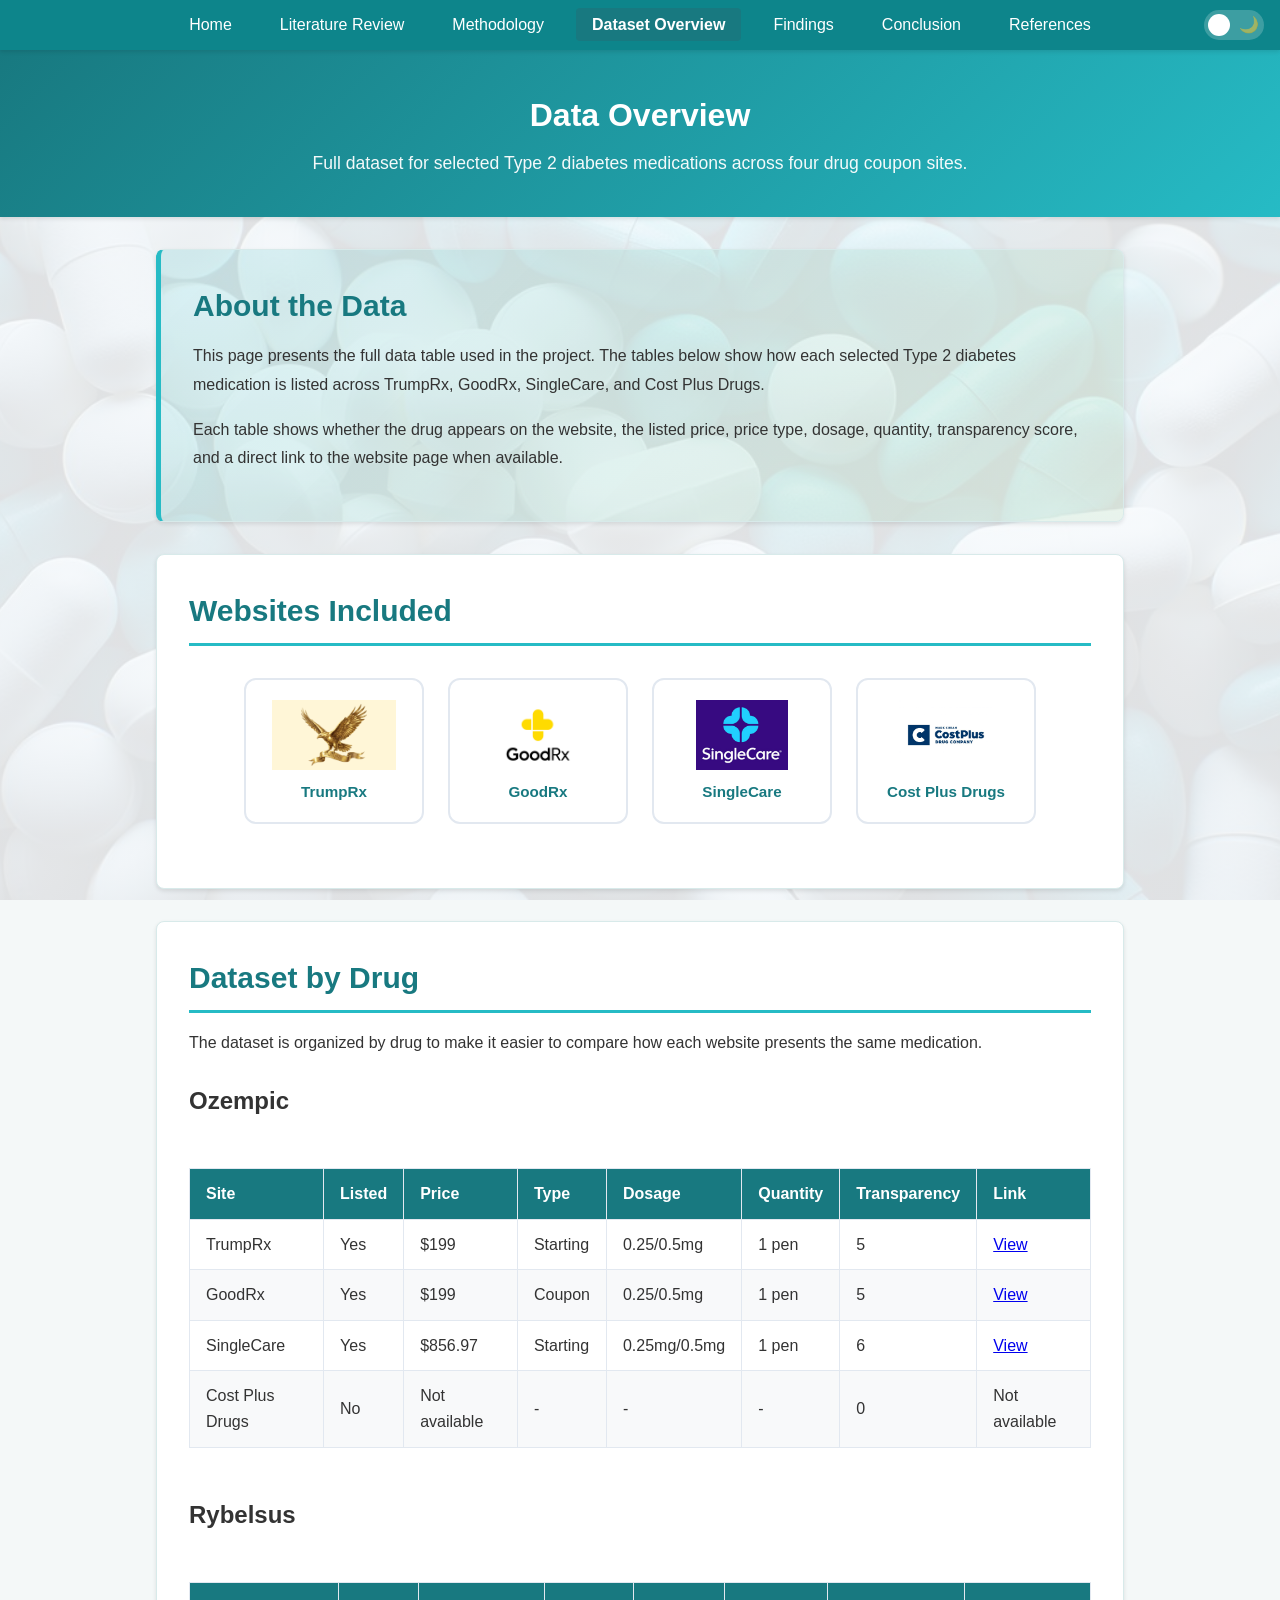
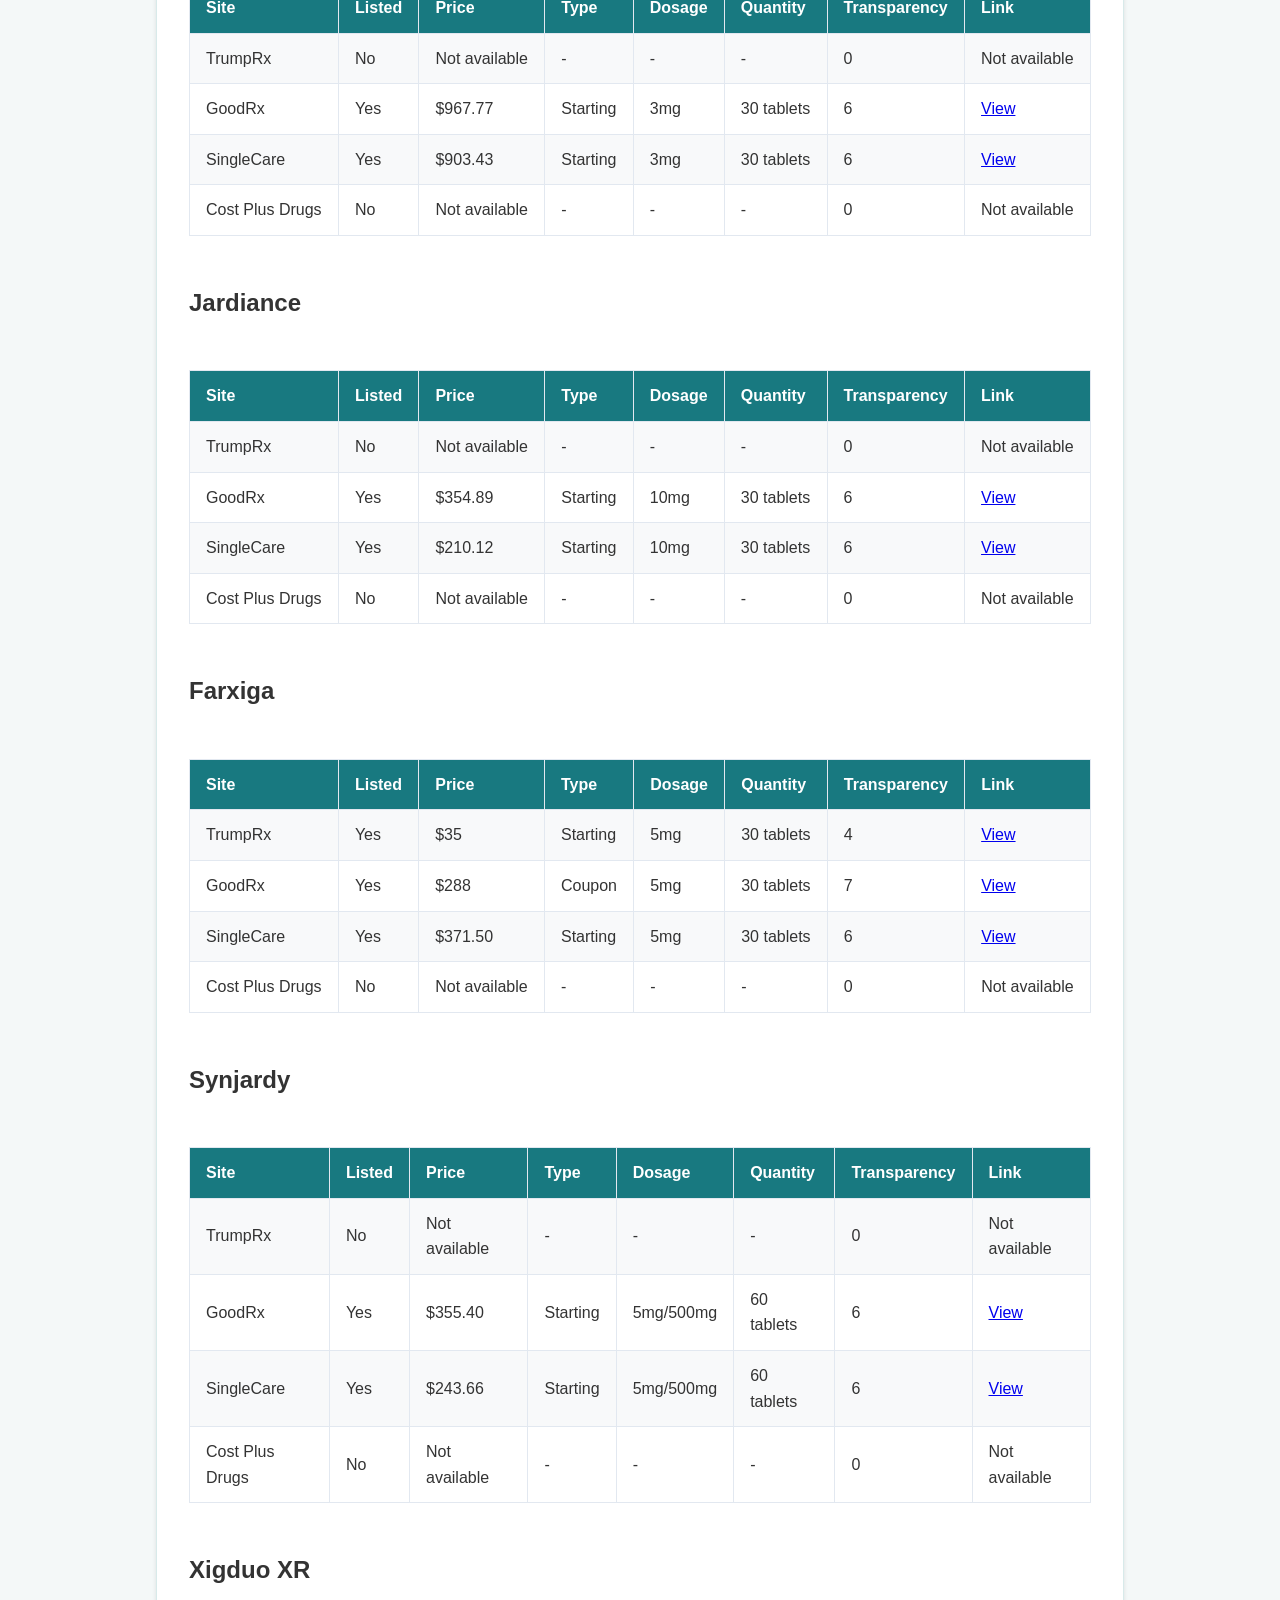
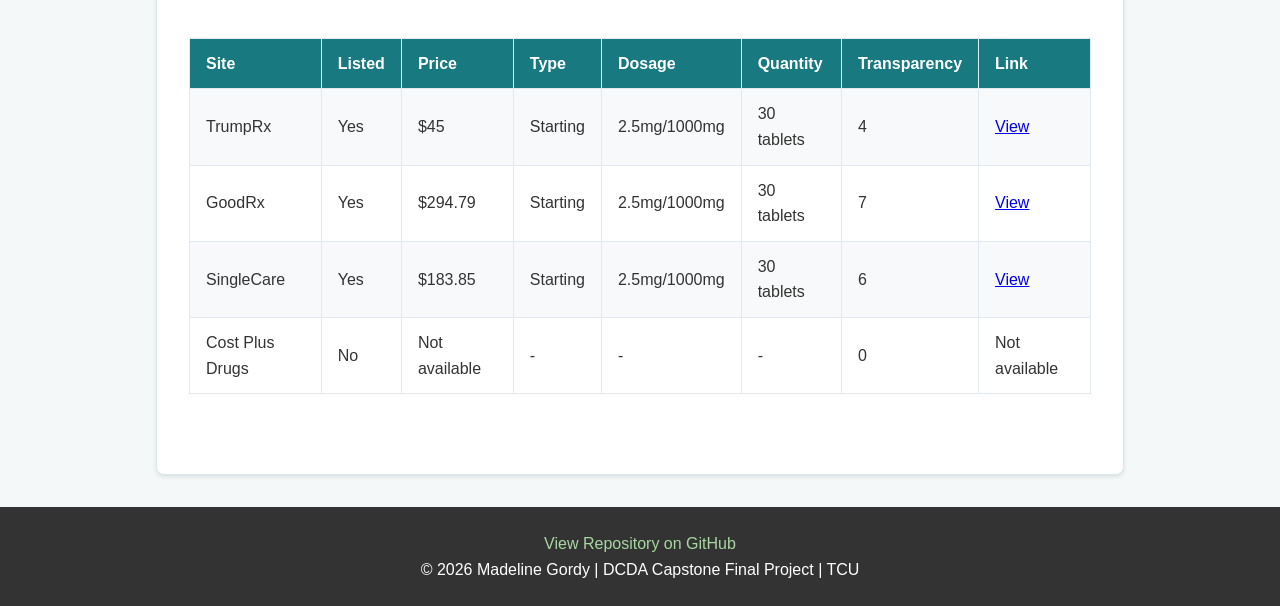
<file: pages/overview.html>
<!DOCTYPE html>
<html lang="en">
<head>
    <!-- Basic page setup -->
    <meta charset="UTF-8">
    <meta name="viewport" content="width=device-width, initial-scale=1.0">
    <meta name="description" content="Overview of dataset for prescription drug price comparison project">
    <meta name="author" content="Madeline Gordy">
    <title>Madeline Gordy | Data Overview</title>
    <link rel="stylesheet" href="../css/style.css">
</head>
<body>

    <!-- Navigation -->
    <!-- I kept the navigation consistent with the homepage so the site feels cohesive -->
    <nav>
        <button class="hamburger" id="hamburger" aria-label="Toggle menu" aria-expanded="false">
            <span class="hamburger-line"></span>
            <span class="hamburger-line"></span>
            <span class="hamburger-line"></span>
        </button>

        <ul id="nav-menu">
            <li><a href="../index.html">Home</a></li>
            <li><a href="literature.html">Literature Review</a></li>
            <li><a href="method.html">Methodology</a></li>
            <li><a href="overview.html" class="active">Dataset Overview</a></li>
            <li><a href="findings.html">Findings</a></li>
            <li><a href="conclusion.html">Conclusion</a></li>
            <li><a href="references.html">References</a></li>

            <!-- Dark Mode Toggle -->
            <li class="theme-toggle-wrapper">
                <label class="theme-toggle" for="theme-switch" aria-label="Toggle dark mode">
                    <input type="checkbox" id="theme-switch" />
                    <span class="slider">
                        <span class="icon sun">☀️</span>
                        <span class="icon moon">🌙</span>
                    </span>
                </label>
            </li>
        </ul>
    </nav>

    <!-- Header -->
    <!-- I wanted each page to clearly identify itself -->
    <header>
        <h1>Data Overview</h1>
        <p>Full dataset for selected Type 2 diabetes medications across four drug coupon sites.</p>
    </header>

    <main>

        <!-- Introduction -->
        <section class="hero-card">
            <h2>About the Data</h2>
            <p>
                This page presents the full data table used in the project. The tables below show how each selected Type 2 diabetes medication is listed across TrumpRx, GoodRx, SingleCare, and Cost Plus Drugs.
            </p>
            <p>
                Each table shows whether the drug appears on the website, the listed price, price type, dosage, quantity, transparency score, and a direct link to the website page when available.
            </p>
        </section>

        <section>
            <h2>Websites Included</h2>

            <div class="logo-grid">
                <div class="logo-card">
                    <img src="../images/trumprx-logo.png" alt="TrumpRx logo" class="site-logo">
                    <p>TrumpRx</p>
                </div>

                <div class="logo-card">
                    <img src="../images/goodrx-logo.png" alt="GoodRx logo" class="site-logo">
                    <p>GoodRx</p>
                </div>

                <div class="logo-card">
                    <img src="../images/singlecare-logo.png" alt="SingleCare logo" class="site-logo">
                    <p>SingleCare</p>
                </div>

                <div class="logo-card">
                    <img src="../images/costplusdrugs-logo.png" alt="Cost Plus Drugs logo" class="site-logo">
                    <p>Cost Plus Drugs</p>
                </div>
            </div>
        </section>

        <!-- Dataset by Drug -->
        <section>
            <h2>Dataset by Drug</h2>
            <p>
                The dataset is organized by drug to make it easier to compare how each website presents the same medication.
            </p>
            <!--I used AI to help me generate this table because it was the easiest way to ensure the table had all of the information in an organized format rather than trying to write iterative code to try and create the table. The data will not be updated over time, so not relying on the csv file to create the table won't create inefficiencies later.-->

            <!-- OZEMPIC -->
            <div class="drug-section">
                <h3>Ozempic</h3>
                <div class="table-wrapper">
                    <table>
                        <thead>
                            <tr>
                                <th>Site</th><th>Listed</th><th>Price</th><th>Type</th><th>Dosage</th><th>Quantity</th><th>Transparency</th><th>Link</th>
                            </tr>
                        </thead>
                        <tbody>
                            <tr><td>TrumpRx</td><td>Yes</td><td>$199</td><td>Starting</td><td>0.25/0.5mg</td><td>1 pen</td><td>5</td><td><a href="https://trumprx.gov/p/ozempic" target="_blank">View</a></td></tr>
                            <tr><td>GoodRx</td><td>Yes</td><td>$199</td><td>Coupon</td><td>0.25/0.5mg</td><td>1 pen</td><td>5</td><td><a href="https://www.goodrx.com/ozempic" target="_blank">View</a></td></tr>
                            <tr><td>SingleCare</td><td>Yes</td><td>$856.97</td><td>Starting</td><td>0.25mg/0.5mg</td><td>1 pen</td><td>6</td><td><a href="https://www.singlecare.com/prescription/ozempic" target="_blank">View</a></td></tr>
                            <tr><td>Cost Plus Drugs</td><td>No</td><td>Not available</td><td>-</td><td>-</td><td>-</td><td>0</td><td>Not available</td></tr>
                        </tbody>
                    </table>
                </div>
            </div>

            <!-- RYBELSUS -->
            <div class="drug-section">
                <h3>Rybelsus</h3>
                <div class="table-wrapper">
                    <table>
                        <tbody>
                            <tr><th>Site</th><th>Listed</th><th>Price</th><th>Type</th><th>Dosage</th><th>Quantity</th><th>Transparency</th><th>Link</th></tr>
                            <tr><td>TrumpRx</td><td>No</td><td>Not available</td><td>-</td><td>-</td><td>-</td><td>0</td><td>Not available</td></tr>
                            <tr><td>GoodRx</td><td>Yes</td><td>$967.77</td><td>Starting</td><td>3mg</td><td>30 tablets</td><td>6</td><td><a href="https://www.goodrx.com/rybelsus" target="_blank">View</a></td></tr>
                            <tr><td>SingleCare</td><td>Yes</td><td>$903.43</td><td>Starting</td><td>3mg</td><td>30 tablets</td><td>6</td><td><a href="https://www.singlecare.com/prescription/rybelsus" target="_blank">View</a></td></tr>
                            <tr><td>Cost Plus Drugs</td><td>No</td><td>Not available</td><td>-</td><td>-</td><td>-</td><td>0</td><td>Not available</td></tr>
                        </tbody>
                    </table>
                </div>
            </div>

            <!-- JARDIANCE -->
            <div class="drug-section">
                <h3>Jardiance</h3>
                <div class="table-wrapper">
                    <table>
                        <tbody>
                            <tr><th>Site</th><th>Listed</th><th>Price</th><th>Type</th><th>Dosage</th><th>Quantity</th><th>Transparency</th><th>Link</th></tr>
                            <tr><td>TrumpRx</td><td>No</td><td>Not available</td><td>-</td><td>-</td><td>-</td><td>0</td><td>Not available</td></tr>
                            <tr><td>GoodRx</td><td>Yes</td><td>$354.89</td><td>Starting</td><td>10mg</td><td>30 tablets</td><td>6</td><td><a href="https://www.goodrx.com/jardiance" target="_blank">View</a></td></tr>
                            <tr><td>SingleCare</td><td>Yes</td><td>$210.12</td><td>Starting</td><td>10mg</td><td>30 tablets</td><td>6</td><td><a href="https://www.singlecare.com/prescription/jardiance" target="_blank">View</a></td></tr>
                            <tr><td>Cost Plus Drugs</td><td>No</td><td>Not available</td><td>-</td><td>-</td><td>-</td><td>0</td><td>Not available</td></tr>
                        </tbody>
                    </table>
                </div>
            </div>

            <!-- FARXIGA -->
            <div class="drug-section">
                <h3>Farxiga</h3>
                <div class="table-wrapper">
                    <table>
                        <tbody>
                            <tr><th>Site</th><th>Listed</th><th>Price</th><th>Type</th><th>Dosage</th><th>Quantity</th><th>Transparency</th><th>Link</th></tr>
                            <tr><td>TrumpRx</td><td>Yes</td><td>$35</td><td>Starting</td><td>5mg</td><td>30 tablets</td><td>4</td><td><a href="https://trumprx.gov/p/farxiga" target="_blank">View</a></td></tr>
                            <tr><td>GoodRx</td><td>Yes</td><td>$288</td><td>Coupon</td><td>5mg</td><td>30 tablets</td><td>7</td><td><a href="https://www.goodrx.com/farxiga" target="_blank">View</a></td></tr>
                            <tr><td>SingleCare</td><td>Yes</td><td>$371.50</td><td>Starting</td><td>5mg</td><td>30 tablets</td><td>6</td><td><a href="https://www.singlecare.com/prescription/farxiga" target="_blank">View</a></td></tr>
                            <tr><td>Cost Plus Drugs</td><td>No</td><td>Not available</td><td>-</td><td>-</td><td>-</td><td>0</td><td>Not available</td></tr>
                        </tbody>
                    </table>
                </div>
            </div>

            <!-- SYNJARDY -->
            <div class="drug-section">
                <h3>Synjardy</h3>
                <div class="table-wrapper">
                    <table>
                        <tbody>
                            <tr><th>Site</th><th>Listed</th><th>Price</th><th>Type</th><th>Dosage</th><th>Quantity</th><th>Transparency</th><th>Link</th></tr>
                            <tr><td>TrumpRx</td><td>No</td><td>Not available</td><td>-</td><td>-</td><td>-</td><td>0</td><td>Not available</td></tr>
                            <tr><td>GoodRx</td><td>Yes</td><td>$355.40</td><td>Starting</td><td>5mg/500mg</td><td>60 tablets</td><td>6</td><td><a href="https://www.goodrx.com/synjardy" target="_blank">View</a></td></tr>
                            <tr><td>SingleCare</td><td>Yes</td><td>$243.66</td><td>Starting</td><td>5mg/500mg</td><td>60 tablets</td><td>6</td><td><a href="https://www.singlecare.com/prescription/synjardy" target="_blank">View</a></td></tr>
                            <tr><td>Cost Plus Drugs</td><td>No</td><td>Not available</td><td>-</td><td>-</td><td>-</td><td>0</td><td>Not available</td></tr>
                        </tbody>
                    </table>
                </div>
            </div>

            <!-- XIGDUO XR -->
            <div class="drug-section">
                <h3>Xigduo XR</h3>
                <div class="table-wrapper">
                    <table>
                        <tbody>
                            <tr><th>Site</th><th>Listed</th><th>Price</th><th>Type</th><th>Dosage</th><th>Quantity</th><th>Transparency</th><th>Link</th></tr>
                            <tr><td>TrumpRx</td><td>Yes</td><td>$45</td><td>Starting</td><td>2.5mg/1000mg</td><td>30 tablets</td><td>4</td><td><a href="https://trumprx.gov/p/xigduo" target="_blank">View</a></td></tr>
                            <tr><td>GoodRx</td><td>Yes</td><td>$294.79</td><td>Starting</td><td>2.5mg/1000mg</td><td>30 tablets</td><td>7</td><td><a href="https://www.goodrx.com/xigduo-xr" target="_blank">View</a></td></tr>
                            <tr><td>SingleCare</td><td>Yes</td><td>$183.85</td><td>Starting</td><td>2.5mg/1000mg</td><td>30 tablets</td><td>6</td><td><a href="https://www.singlecare.com/prescription/xigduo-xr" target="_blank">View</a></td></tr>
                            <tr><td>Cost Plus Drugs</td><td>No</td><td>Not available</td><td>-</td><td>-</td><td>-</td><td>0</td><td>Not available</td></tr>
                        </tbody>
                    </table>
                </div>
            </div>

        </section>

    </main>

    <!-- Footer -->
    <footer>
        <p><a href="https://github.com/mads7984/DCDA40833-final-project">View Repository on GitHub</a></p>
        <p>&copy; 2026 Madeline Gordy | DCDA Capstone Final Project | TCU</p>
    </footer>

    <script src="../js/navigation.js"></script>

</body>
</html>
</file>
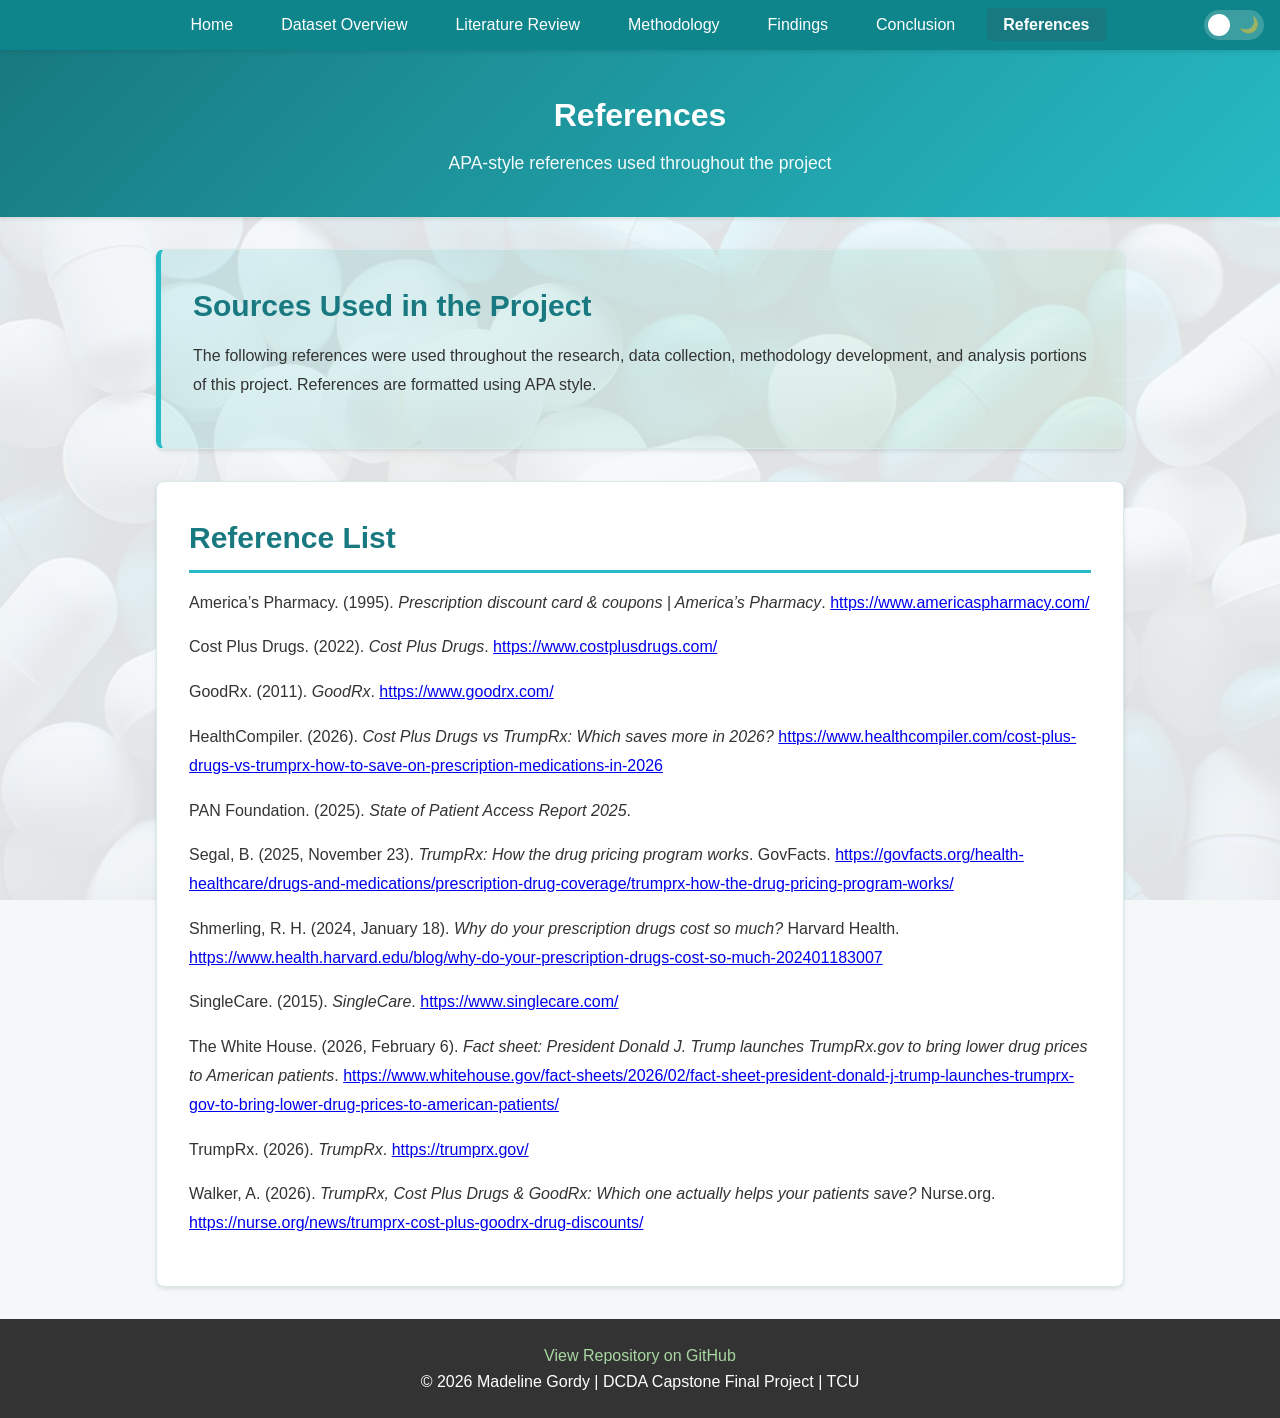
<file: pages/references.html>
<!DOCTYPE html>
<html lang="en">
<head>
    <!-- Basic page setup -->
    <meta charset="UTF-8">
    <meta name="viewport" content="width=device-width, initial-scale=1.0">
    <meta name="description" content="References page for prescription drug price comparison project">
    <meta name="author" content="Madeline Gordy">
    <title>Madeline Gordy | References</title>
    <link rel="stylesheet" href="../css/style.css">
</head>

<body>

    <!-- Navigation -->
    <!-- I kept the navigation consistent across every page -->
    <nav>
        <button class="hamburger" id="hamburger" aria-label="Toggle menu" aria-expanded="false">
            <span class="hamburger-line"></span>
            <span class="hamburger-line"></span>
            <span class="hamburger-line"></span>
        </button>

        <ul id="nav-menu">
            <li><a href="../index.html">Home</a></li>
            <li><a href="overview.html">Dataset Overview</a></li>
            <li><a href="literature.html">Literature Review</a></li>
            <li><a href="method.html">Methodology</a></li>
            <li><a href="findings.html">Findings</a></li>
            <li><a href="conclusion.html">Conclusion</a></li>
            <li><a href="references.html" class="active">References</a></li>

            <!-- Dark Mode Toggle -->
            <li class="theme-toggle-wrapper">
                <label class="theme-toggle" for="theme-switch" aria-label="Toggle dark mode">
                    <input type="checkbox" id="theme-switch" />

                    <span class="slider">
                        <span class="icon sun">☀️</span>
                        <span class="icon moon">🌙</span>
                    </span>
                </label>
            </li>
        </ul>
    </nav>

    <!-- Header -->
    <header>
        <h1>References</h1>

        <p>
            APA-style references used throughout the project
        </p>
    </header>

    <main>

        <!-- References Overview -->
        <section class="hero-card">

            <h2>Sources Used in the Project</h2>

            <p>
                The following references were used throughout the research, data collection,
                methodology development, and analysis portions of this project.
                References are formatted using APA style.
            </p>

        </section>

        <!-- References List -->
        <section>

            <h2>Reference List</h2>

            <div class="references-list">

                <p>
                    America’s Pharmacy. (1995). <em>Prescription discount card & coupons | America’s Pharmacy</em>.
                    <a href="https://www.americaspharmacy.com/" target="_blank">
                        https://www.americaspharmacy.com/
                    </a>
                </p>

                <p>
                    Cost Plus Drugs. (2022). <em>Cost Plus Drugs</em>.
                    <a href="https://www.costplusdrugs.com/" target="_blank">
                        https://www.costplusdrugs.com/
                    </a>
                </p>

                <p>
                    GoodRx. (2011). <em>GoodRx</em>.
                    <a href="https://www.goodrx.com/" target="_blank">
                        https://www.goodrx.com/
                    </a>
                </p>

                <p>
                    HealthCompiler. (2026). <em>Cost Plus Drugs vs TrumpRx: Which saves more in 2026?</em>
                    <a href="https://www.healthcompiler.com/cost-plus-drugs-vs-trumprx-how-to-save-on-prescription-medications-in-2026" target="_blank">
                        https://www.healthcompiler.com/cost-plus-drugs-vs-trumprx-how-to-save-on-prescription-medications-in-2026
                    </a>
                </p>

                <p>
                    PAN Foundation. (2025). <em>State of Patient Access Report 2025</em>.
                </p>

                <p>
                    Segal, B. (2025, November 23). <em>TrumpRx: How the drug pricing program works</em>. GovFacts.
                    <a href="https://govfacts.org/health-healthcare/drugs-and-medications/prescription-drug-coverage/trumprx-how-the-drug-pricing-program-works/" target="_blank">
                        https://govfacts.org/health-healthcare/drugs-and-medications/prescription-drug-coverage/trumprx-how-the-drug-pricing-program-works/
                    </a>
                </p>

                <p>
                    Shmerling, R. H. (2024, January 18). <em>Why do your prescription drugs cost so much?</em> Harvard Health.
                    <a href="https://www.health.harvard.edu/blog/why-do-your-prescription-drugs-cost-so-much-202401183007" target="_blank">
                        https://www.health.harvard.edu/blog/why-do-your-prescription-drugs-cost-so-much-202401183007
                    </a>
                </p>

                <p>
                    SingleCare. (2015). <em>SingleCare</em>.
                    <a href="https://www.singlecare.com/" target="_blank">
                        https://www.singlecare.com/
                    </a>
                </p>

                <p>
                    The White House. (2026, February 6). <em>Fact sheet: President Donald J. Trump launches TrumpRx.gov to bring lower drug prices to American patients</em>.
                    <a href="https://www.whitehouse.gov/fact-sheets/2026/02/fact-sheet-president-donald-j-trump-launches-trumprx-gov-to-bring-lower-drug-prices-to-american-patients/" target="_blank">
                        https://www.whitehouse.gov/fact-sheets/2026/02/fact-sheet-president-donald-j-trump-launches-trumprx-gov-to-bring-lower-drug-prices-to-american-patients/
                    </a>
                </p>

                <p>
                    TrumpRx. (2026). <em>TrumpRx</em>.
                    <a href="https://trumprx.gov/" target="_blank">
                        https://trumprx.gov/
                    </a>
                </p>

                <p>
                    Walker, A. (2026). <em>TrumpRx, Cost Plus Drugs & GoodRx: Which one actually helps your patients save?</em> Nurse.org.
                    <a href="https://nurse.org/news/trumprx-cost-plus-goodrx-drug-discounts/" target="_blank">
                        https://nurse.org/news/trumprx-cost-plus-goodrx-drug-discounts/
                    </a>
                </p>

            </div>

        </section>

    </main>

    <!-- Footer -->
    <footer>
        <p><a href="https://github.com/mads7984/DCDA40833-final-project">View Repository on GitHub</a></p>
        <p>&copy; 2026 Madeline Gordy | DCDA Capstone Final Project | TCU</p>
    </footer>

    <!-- JavaScript -->
    <script src="../js/navigation.js"></script>

</body>
</html>
</file>
<file: css/style.css>
/* =========================
   Drug Price Comparison Project
   CSS Stylesheet
   Adapted from my DCDA 40833 portfolio stylesheet
   ========================= */

/* =========================
   CSS Variables (Color Scheme)
   ========================= */
/* I wanted to keep the same overall structure from my portfolio stylesheet, but update the palette to match the image I selected for this project. */
/* The teal and aqua colors feel clean, data-focused, and appropriate for a healthcare-related project. */

/* Light Mode (Default) */
:root {
    --primary-color: #187980;      /* Deep teal */
    --secondary-color: #26bbc5;    /* Bright aqua */
    --accent-color: #a8d7a2;       /* Soft green accent */
    --text-color: #333;            /* Dark gray for text */
    --text-secondary: #64748b;     /* Lighter gray for captions */
    --bg-color: #f4f8f8;           /* Light background */
    --white: #ffffff;
    --nav-bg: #0d858b;             /* Navigation background */
    --card-bg: #ffffff;            /* Card/section background */
    --shadow: rgba(0, 0, 0, 0.1);  /* Box shadows */
    --border-color: #d8eaea;       /* Soft border */
}

/* =========================
   Page Background
   ========================= */

body {
    background-image:
        linear-gradient(
            rgba(248, 250, 252, 0.90),
            rgba(248, 250, 252, 0.90)
        ),
        url("../images/background.jpg");

    background-size: cover;
    background-position: center;
    background-attachment: fixed;
    background-repeat: no-repeat;
}
/* =========================
   Dark Mode Background
   ========================= */

body.dark-mode {
    background-image:
            linear-gradient(
                rgba(17, 24, 39, 0.78),
                rgba(17, 24, 39, 0.78)
            ),
            url("../images/background.jpg") !important;

        background-size: cover;
        background-position: center;
        background-repeat: no-repeat;

        box-shadow: 0 10px 25px rgba(0, 0, 0, 0.35);
}

/* Dark Mode */
body.dark-mode {
    --primary-color: #7ad5db;      /* Lighter aqua for dark mode */
    --secondary-color: #26bbc5;    /* Bright teal */
    --accent-color: #a8d7a2;       /* Soft green accent */
    --text-color: #e4e4e7;         /* Light gray text */
    --text-secondary: #a1a1aa;     /* Secondary text */
    --bg-color: #102326;           /* Dark teal/navy background */
    --white: #102326;              /* Dark replacement for white areas */
    --nav-bg: #163136;             /* Dark nav background */
    --card-bg: #1a2d31;            /* Dark card background */
    --shadow: rgba(0, 0, 0, 0.3);  /* Stronger shadows for depth */
    --border-color: rgba(255, 255, 255, 0.08);
}

/* =========================
   Improved Dark Mode Contrast
   ========================= */

body.dark-mode .portfolio-card,
body.dark-mode .summary-card,
body.dark-mode .logo-card,
body.dark-mode .table-wrapper,
body.dark-mode table {
    background-color: #1f2937;
}

/* Labels / Tags */

body.dark-mode .lab-tag {
    background-color: #35523b;
    color: #ffffff;
}

/* Section Headings */

body.dark-mode main section h2 {
    border-bottom-color: #6fa878;
}

/* Links */

body.dark-mode a {
    color: #9dd6de;
}

body.dark-mode a:hover {
    color: #c7eef2;
}

/* Logo Cards */

body.dark-mode .logo-card {
    border-color: #374151;
}

body.dark-mode .logo-card p {
    color: #ffffff;
}

/* Hover Effects */

body.dark-mode .portfolio-card:hover,
body.dark-mode .summary-card:hover,
body.dark-mode .logo-card:hover {
    border-color: #6fa878;
    box-shadow: 0 8px 18px rgba(111, 168, 120, 0.35);
}

/* Hovered Text */

body.dark-mode .portfolio-card:hover h3,
body.dark-mode .summary-card:hover h3,
body.dark-mode .logo-card:hover p {
    color: #ffffff;
}

/* Highlight Rows */

body.dark-mode .results-table tr.highlight,
body.dark-mode .highlight,
body.dark-mode .active-highlight {
    background-color: #35523b;
    color: #ffffff;
}

/* Tables */

body.dark-mode table th {
    background-color: #35523b;
    color: #ffffff;
}

body.dark-mode table td {
    border-color: #374151;
}

/* Optional Stronger Contrast for Table Rows */

body.dark-mode tbody tr:nth-child(even) {
    background-color: rgba(255, 255, 255, 0.03);
}

/* Images */

body.dark-mode img {
    opacity: 0.97;
}

/* Navigation Hover */

body.dark-mode nav a:hover {
    color: #ffffff;
}

/* Footer */

body.dark-mode footer {
    border-top-color: #374151;
}

/* =========================
   Basic Reset & Typography
   ========================= */
* {
    margin: 0;
    padding: 0;
    box-sizing: border-box;
}

html {
    scroll-behavior: smooth;       /* Smooth scrolling for anchor links */
}

body {
    font-family: -apple-system, BlinkMacSystemFont, 'Segoe UI', 'Roboto', 'Helvetica Neue', Arial, sans-serif;
    line-height: 1.6;
    color: var(--text-color);
    background-color: var(--bg-color);
    transition: background-color 0.3s ease, color 0.3s ease;
}

/* Added a fade in effect whenever pages are loaded/switched */
body {
    animation: fadeIn 0.8s ease-in;
}

@keyframes fadeIn {
    from {
        opacity: 0;
        transform: translateY(10px);
    }
    to {
        opacity: 1;
        transform: translateY(0);
    }
}

/* Added a subtle shadow to images for a polished look */
img {
    border-radius: 10px;
    box-shadow: 0 10px 25px rgba(0,0,0,0.15);
}

/* =========================
   Header & Navigation
   ========================= */
header {
    background: linear-gradient(135deg, var(--primary-color), var(--secondary-color));
    color: white;
    padding: 2.5rem 0;
    text-align: center;
    box-shadow: 0 2px 4px rgba(0, 0, 0, 0.1);
}

header h1 {
    color: white;
    margin: 0 0 0.5rem 0;
    font-size: 2rem;
}

header p {
    margin: 0 auto;
    opacity: 0.95;
    font-size: 1.1rem;
    max-width: 750px;
    padding: 0 1rem;
}

nav {
    background-color: var(--nav-bg);
    padding: 0.75rem;
    display: flex;
    justify-content: center;
    align-items: center;
    position: sticky;
    top: 0;
    z-index: 100;
    box-shadow: 0 2px 4px var(--shadow);
    transition: background-color 0.3s ease;
    font-size: 1rem;
    width: 100%;
}

/* Hamburger Menu Button */
.hamburger {
    display: none;
    background: none;
    border: none;
    cursor: pointer;
    padding: 0.5rem;
    z-index: 101;
    position: absolute;
    right: 1rem;
    font-size: inherit;
}

.hamburger-line {
    display: block;
    width: 25px;
    height: 3px;
    background-color: white;
    margin: 5px 0;
    transition: all 0.3s ease;
    border-radius: 2px;
}

/* Hamburger animation when active */
.hamburger.active .hamburger-line:nth-child(1) {
    transform: rotate(45deg) translate(7px, 7px);
}

.hamburger.active .hamburger-line:nth-child(2) {
    opacity: 0;
}

.hamburger.active .hamburger-line:nth-child(3) {
    transform: rotate(-45deg) translate(7px, -7px);
}

/* Style the navigation list */
nav ul {
    list-style: none;
    padding: 0;
    margin: 0;
    display: flex;
    flex-direction: row;
    justify-content: center;
    gap: 1rem;
    flex-wrap: wrap;
    font-size: 1rem;
}

nav li {
    list-style: none;
    font-size: inherit;
}

nav a {
    color: white;
    text-decoration: none;
    padding: 0.5rem 1rem;
    transition: background-color 0.3s ease;
    border-radius: 4px;
    font-size: inherit;
    font-family: inherit;
}

nav a:hover {
    background-color: var(--primary-color);
}

/* Active page indicator */
nav a.active {
    background-color: var(--primary-color);
    font-weight: bold;
}

/* =========================
   Dark Mode Toggle Switch
   ========================= */
.theme-toggle-wrapper {
    position: absolute;
    right: 1rem;
    top: 50%;
    transform: translateY(-50%);
    display: flex;
    align-items: center;
    list-style: none;
}

.theme-toggle {
    position: relative;
    display: inline-block;
    width: 60px;
    height: 30px;
    cursor: pointer;
}

.theme-toggle input {
    opacity: 0;
    width: 0;
    height: 0;
}

.slider {
    position: absolute;
    top: 0;
    left: 0;
    right: 0;
    bottom: 0;
    background-color: rgba(255, 255, 255, 0.2);
    border-radius: 30px;
    transition: background-color 0.3s ease;
    display: flex;
    align-items: center;
    justify-content: space-between;
    padding: 0 5px;
}

.slider::before {
    content: "";
    position: absolute;
    height: 22px;
    width: 22px;
    left: 4px;
    bottom: 4px;
    background-color: white;
    border-radius: 50%;
    transition: transform 0.3s ease;
    z-index: 2;
}

.theme-toggle input:checked + .slider::before {
    transform: translateX(30px);
}

.theme-toggle input:checked + .slider {
    background-color: rgba(0, 0, 0, 0.3);
}

.slider .icon {
    font-size: 16px;
    z-index: 1;
    transition: opacity 0.3s ease;
}

.slider .sun {
    opacity: 1;
}

.slider .moon {
    opacity: 0.5;
}

.theme-toggle input:checked + .slider .sun {
    opacity: 0.5;
}

.theme-toggle input:checked + .slider .moon {
    opacity: 1;
}

/* =========================
   Main Content
   ========================= */
main {
    max-width: 1000px;
    margin: 2rem auto;
    padding: 0 1rem;
}

main section {
    background-color: var(--card-bg);
    padding: 2rem;
    margin-bottom: 2rem;
    border-radius: 8px;
    box-shadow: 0 2px 4px var(--shadow);
    border: 1px solid var(--border-color);
    transition: background-color 0.3s ease, box-shadow 0.3s ease;
}

main section h2 {
    color: var(--primary-color);
    border-bottom: 3px solid var(--secondary-color);
    padding-bottom: 0.5rem;
    margin-bottom: 1rem;
    font-size: 1.875rem;
}

main section h3 {
    color: var(--text-color);
    margin-top: 1.5rem;
    margin-bottom: 0.75rem;
    font-size: 1.5rem;
}

main section h4 {
    color: var(--primary-color);
    margin-bottom: 0.75rem;
    font-size: 1.05rem;
}

main section p {
    margin-bottom: 1rem;
    line-height: 1.8;
}

main section ul,
main section ol {
    margin: 1rem 0 1rem 2rem;
    line-height: 1.8;
}

main section li {
    margin-bottom: 0.5rem;
}

/* =========================
   Hero / Intro Styling
   ========================= */
/* I added a class for the project intro area, but kept the same overall section styling system from the portfolio. */
.hero-card {
    background: linear-gradient(135deg, rgba(38, 187, 197, 0.15), rgba(168, 215, 162, 0.18));
    border-left: 5px solid var(--secondary-color);
}

.hero-card h2 {
    border-bottom: none;
    margin-bottom: 0.75rem;
    padding-bottom: 0;
}

/* =========================
   Selector / Dropdown
   ========================= */
/* This is one of the new pieces for this project because the homepage uses a dropdown menu to direct users to different sections/pages. */
.selector-box {
    background: rgba(38, 187, 197, 0.08);
    border: 1px solid var(--border-color);
    border-radius: 8px;
    padding: 1rem;
    margin-top: 1rem;
}

.selector-box label {
    display: block;
    margin-bottom: 0.75rem;
    font-weight: 600;
    color: var(--primary-color);
}

.selector-box select {
    width: 100%;
    padding: 0.85rem 1rem;
    border-radius: 8px;
    border: 1px solid var(--secondary-color);
    background-color: var(--white);
    color: var(--text-color);
    font-size: 1rem;
    font-family: inherit;
}

body.dark-mode .selector-box select {
    background-color: var(--card-bg);
    color: var(--text-color);
}

/* =========================
   Summary Cards
   ========================= */
/* I wanted to keep the card system from my portfolio since it worked well visually, but adapt it for findings and numeric summaries. */
.summary-grid {
    display: grid;
    grid-template-columns: repeat(auto-fit, minmax(220px, 1fr));
    gap: 1rem;
    margin: 1.5rem 0;
}

.summary-card {
    background: white;
    border: 2px solid #e2e8f0;
    border-radius: 12px;
    padding: 1.25rem;
    transition: all 0.3s ease;
}

body.dark-mode .summary-card {
    background: var(--card-bg);
    border-color: var(--border-color);
}

.summary-card:hover {
    border-color: var(--primary-color);
    box-shadow: 0 8px 16px rgba(24, 121, 128, 0.15);
    transform: translateY(-3px);
}

.summary-card h3,
.summary-card h4 {
    color: var(--primary-color);
    margin-top: 0;
}

.placeholder-card {
    background: rgba(38, 187, 197, 0.08);
    border: 2px dashed var(--secondary-color);
    border-radius: 12px;
    padding: 1.5rem;
}

/* =========================
   Data Visualizations
   ========================= */
.viz-container {
    margin: 2rem 0;
    text-align: center;
}

.viz-container img {
    max-width: 100%;
    height: auto;
    border-radius: 8px;
    box-shadow: 0 4px 6px rgba(0, 0, 0, 0.1);
    margin-bottom: 0.5rem;
    border: 1px solid var(--border-color);
    background-color: var(--white);
    padding: 0.25rem;
}

.viz-container figcaption {
    font-style: italic;
    color: var(--text-secondary);
    font-size: 0.9rem;
    margin-top: 0.5rem;
}

.viz-grid {
    display: grid;
    grid-template-columns: repeat(auto-fit, minmax(300px, 1fr));
    gap: 1.5rem;
    margin: 2rem 0;
}

/* =========================
   Code Blocks
   ========================= */
pre {
    background: #2d2d2d;
    color: #f8f8f2;
    border: none;
    border-radius: 8px;
    padding: 1.5rem;
    overflow-x: auto;
    margin: 1.5rem 0;
    font-size: 0.9rem;
    line-height: 1.5;
}

code {
    font-family: 'SF Mono', Monaco, 'Cascadia Code', 'Roboto Mono', Consolas, 'Courier New', monospace;
}

p code, li code {
    background: #f4f4f4;
    color: #c7254e;
    padding: 0.2rem 0.4rem;
    border-radius: 3px;
    font-size: 0.9em;
}

.code-title {
    background: #1e1e1e;
    color: #9cdcfe;
    padding: 0.5rem 1rem;
    border-radius: 8px 8px 0 0;
    font-family: monospace;
    font-size: 0.85rem;
    margin-bottom: -0.5rem;
}

.code-title + pre {
    border-radius: 0 0 8px 8px;
    margin-top: 0;
}

/* =========================
   Data Tables
   ========================= */
/* Tables are especially important for this project, so I kept the same table styling concept from the portfolio and made it slightly cleaner for data display. */
.table-wrapper {
    overflow-x: auto;
    margin: 1.5rem 0;
}

table {
    width: 100%;
    border-collapse: collapse;
    margin: 1.5rem 0;
    background: white;
}

th, td {
    padding: 0.75rem 1rem;
    text-align: left;
    border: 1px solid #e2e8f0;
}

th {
    background: var(--primary-color);
    color: white;
    font-weight: 600;
}

tr:nth-child(even) {
    background: #f8f9fa;
}

body.dark-mode table {
    background: var(--card-bg);
}

body.dark-mode tr:nth-child(even) {
    background: rgba(255, 255, 255, 0.03);
}

.results-table {
    font-size: 0.95rem;
    margin: 1.5rem auto;
    max-width: 700px;
}

.results-table td {
    text-align: center;
}

.results-table td:first-child {
    text-align: left;
    font-weight: 500;
}

.results-table tr.highlight {
    background: #e8f7f4;
    font-weight: bold;
}

body.dark-mode .results-table tr.highlight {
    background: rgba(168, 215, 162, 0.15);
}

/* =========================
   Framework / Callout Boxes
   ========================= */
.framework-callout {
    background: linear-gradient(135deg, #eefbfb, #eef8ec);
    border-left: 5px solid var(--secondary-color);
    border-radius: 8px;
    padding: 1.5rem;
    margin: 2rem 0;
}

body.dark-mode .framework-callout {
    background: linear-gradient(135deg, rgba(38, 187, 197, 0.08), rgba(168, 215, 162, 0.08));
}

.framework-callout h3 {
    color: var(--primary-color);
    margin-top: 0;
}

.framework-callout strong {
    color: var(--secondary-color);
}

/* =========================
   Portfolio / Navigation Cards
   ========================= */
/* I am keeping this card layout because it will work well if I want the homepage or other pages to link to analysis sections. */
.portfolio-grid {
    display: grid;
    grid-template-columns: repeat(auto-fit, minmax(280px, 1fr));
    gap: 1.5rem;
    margin: 2rem 0;
}

.portfolio-card {
    display: block;
    background: white;
    border: 2px solid #e2e8f0;
    border-radius: 12px;
    padding: 1.5rem;
    text-decoration: none;
    color: var(--text-color);
    transition: all 0.3s ease;
    position: relative;
}

body.dark-mode .portfolio-card {
    background: var(--card-bg);
    border-color: var(--border-color);
}

.portfolio-card:hover {
    border-color: var(--primary-color);
    box-shadow: 0 8px 16px rgba(24, 121, 128, 0.15);
    transform: translateY(-4px);
}

.portfolio-card h3 {
    color: var(--primary-color);
    margin: 0 0 0.5rem 0;
    font-size: 1.25rem;
}

.portfolio-card p {
    color: var(--text-secondary);
    font-size: 0.95rem;
    margin: 0.75rem 0 0 0;
    line-height: 1.5;
}

.lab-tag {
    display: inline-block;
    background: var(--secondary-color);
    color: white;
    font-size: 0.75rem;
    font-weight: 600;
    padding: 0.25rem 0.5rem;
    border-radius: 4px;
    text-transform: uppercase;
    letter-spacing: 0.5px;
}

/* =========================
   Footer
   ========================= */
footer {
    background-color: #333;
    color: white;
    text-align: center;
    padding: 1.5rem;
    margin-top: 2rem;
    transition: background-color 0.3s ease;
}

body.dark-mode footer {
    background-color: #102326;
    border-top: 1px solid rgba(255, 255, 255, 0.1);
}

footer a {
    color: var(--accent-color);
    text-decoration: none;
    transition: color 0.3s ease;
}

footer a:hover {
    text-decoration: underline;
}

/* =========================
   Embedded Containers / Images
   ========================= */
.embed-container,
.map-container {
    width: 100%;
    height: auto;
    min-height: 400px;
    margin: 2rem 0;
    border: 2px solid var(--secondary-color);
    border-radius: 8px;
    overflow: hidden;
    box-shadow: 0 4px 6px var(--shadow);
    position: relative;
    z-index: 1;
}

body.dark-mode .embed-container,
body.dark-mode .map-container {
    border-color: var(--accent-color);
}

/* =========================
   Responsive Design (Mobile)
   ========================= */
@media (max-width: 768px) {
    header h1 {
        font-size: 1.5rem;
    }

    .hamburger {
        display: block;
    }

    nav {
        font-size: 0.9rem;
        justify-content: flex-start;
        padding: 0.75rem 1rem;
        width: 100%;
    }

    nav ul {
        display: none;
        flex-direction: column;
        align-items: center;
        position: absolute;
        top: 100%;
        left: 0;
        right: 0;
        background-color: var(--nav-bg);
        box-shadow: 0 4px 6px var(--shadow);
        padding: 1rem 0;
        gap: 0.5rem;
        z-index: 102;
        font-size: inherit;
    }

    nav ul.active {
        display: flex;
    }

    nav li {
        width: 100%;
        text-align: center;
        font-size: inherit;
    }

    nav a {
        display: block;
        width: 100%;
        text-align: center;
        padding: 0.75rem 1rem;
        font-size: inherit;
    }

    .theme-toggle-wrapper {
        position: relative;
        right: auto;
        top: auto;
        transform: none;
        width: 100%;
        display: flex;
        justify-content: center;
        padding: 0.75rem 0;
        border-top: 1px solid rgba(255, 255, 255, 0.2);
        margin-top: 0.5rem;
    }

    .theme-toggle {
        width: 50px;
        height: 26px;
    }

    .slider::before {
        height: 18px;
        width: 18px;
    }

    .theme-toggle input:checked + .slider::before {
        transform: translateX(24px);
    }

    .slider .icon {
        font-size: 14px;
    }

    main section {
        padding: 1rem;
    }

    .viz-grid,
    .summary-grid,
    .portfolio-grid {
        grid-template-columns: 1fr;
    }

    .map-container,
    .embed-container {
        min-height: 320px;
        margin: 1rem 0;
    }
}

/* =========================
   Print Styles
   ========================= */
@media print {
    nav {
        display: none;
    }

    main section {
        box-shadow: none;
        page-break-inside: avoid;
    }
}

.tableau-section {
    margin: 2.5rem 0;
    padding-top: 1rem;
    border-top: 1px solid var(--border-color);
}

.tableau-section:first-of-type {
    border-top: none;
}

.tableau-section h3 {
    color: var(--primary-color);
    margin-bottom: 0.5rem;
}

.embed-container {
    margin: 1.5rem 0 2rem 0;
}

/* =========================
   Website Logo Section
   ========================= */

.logo-grid {
    display: flex;
    justify-content: center;
    align-items: center;
    flex-wrap: wrap;
    gap: 1.5rem;
    margin: 2rem auto;
    text-align: center;
}

.logo-card {
    background: var(--card-bg);
    border: 2px solid #e2e8f0;
    border-radius: 12px;
    padding: 1.25rem;
    width: 180px;

    display: flex;
    flex-direction: column;
    align-items: center;
    justify-content: center;

    transition: all 0.3s ease;
}

.logo-card:hover {
    border-color: var(--primary-color);
    box-shadow: 0 8px 16px rgba(24, 121, 128, 0.15);
    transform: translateY(-3px);
}

.site-logo {
    display: block;
    margin: 0 auto 0.75rem auto;

    max-width: 130px;
    max-height: 70px;

    width: auto;
    height: auto;

    object-fit: contain;

    border-radius: 0;
    box-shadow: none;
}

.logo-card p {
    margin: 0;
    font-weight: 600;
    color: var(--primary-color);
    font-size: 0.95rem;
    line-height: 1.3;
}

/* =========================
   Dark Mode Logo Styling
   ========================= */

body.dark-mode .logo-card {
    background: var(--card-bg);
    border-color: var(--border-color);
}

body.dark-mode .logo-card:hover {
    border-color: #a8d7a2;
    box-shadow: 0 8px 16px rgba(168, 215, 162, 0.25);
}

body.dark-mode .logo-card p {
    color: #a8d7a2;
}
</file>
